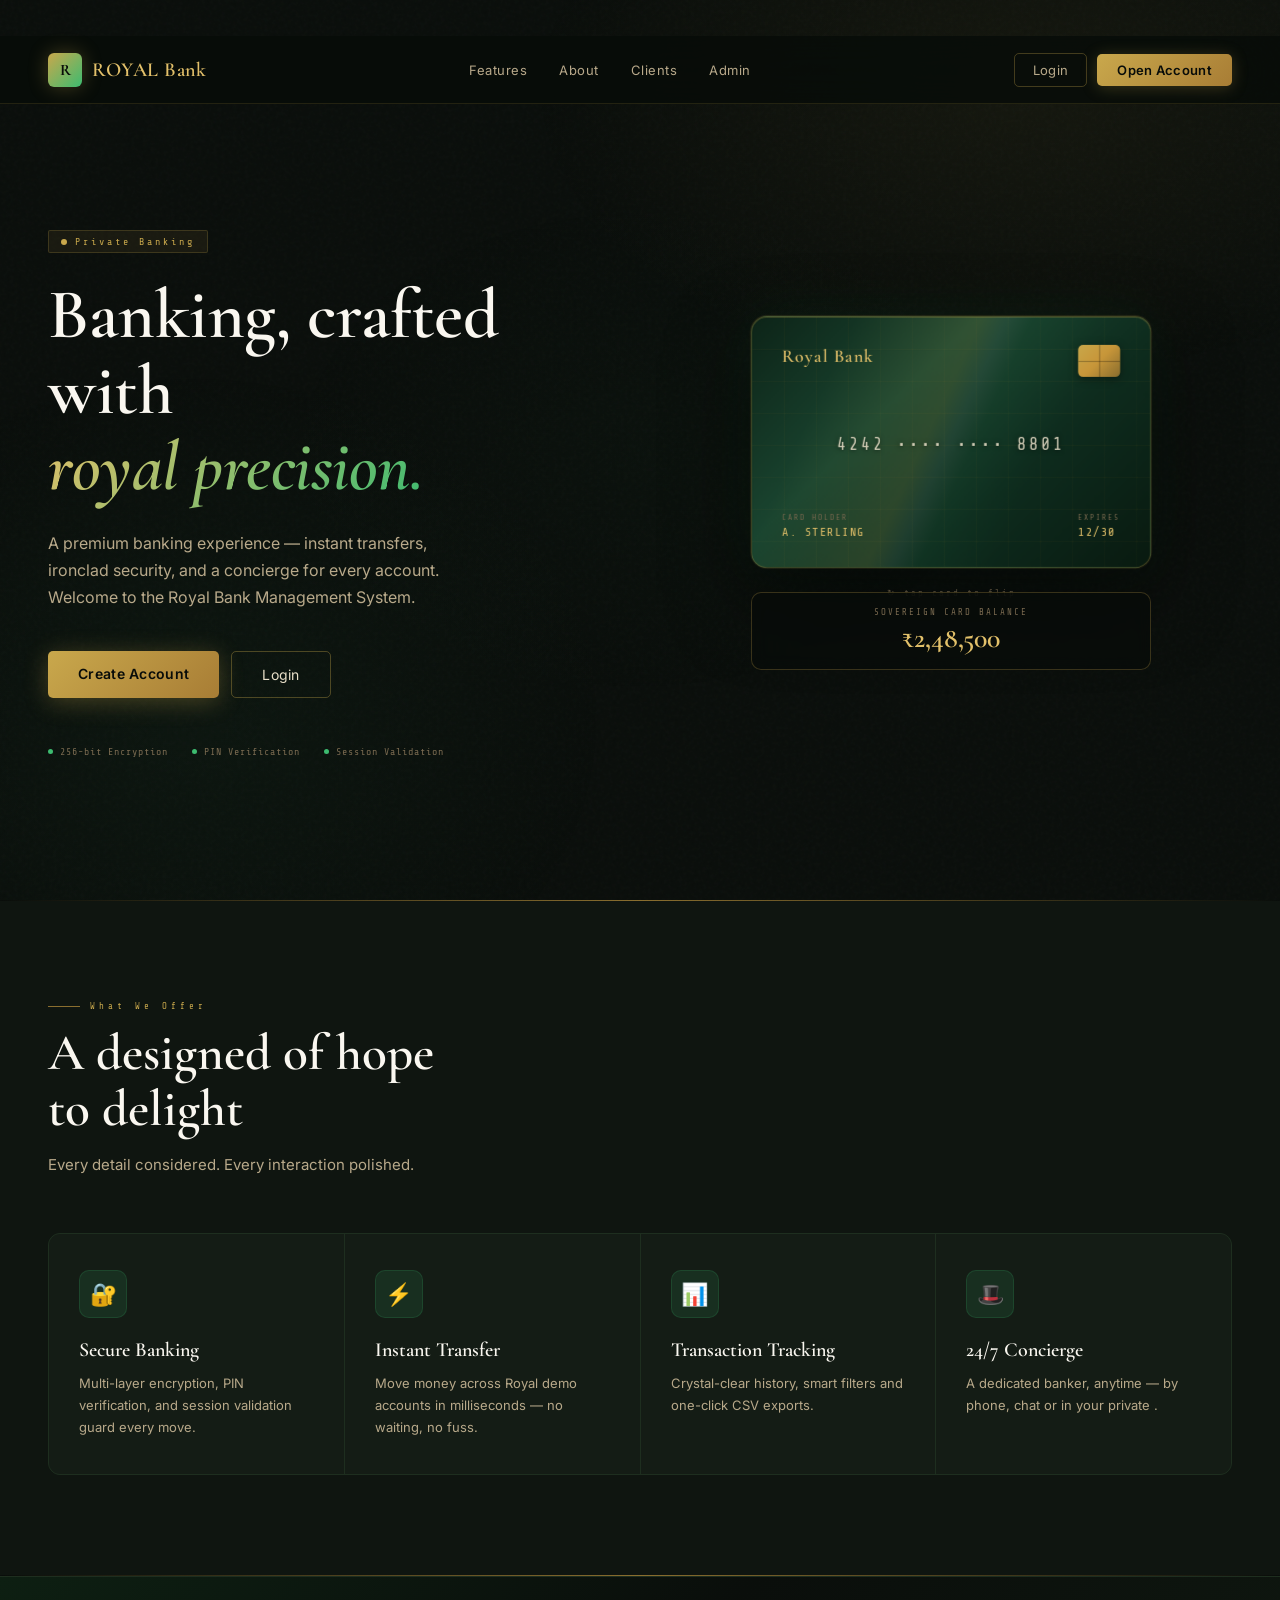
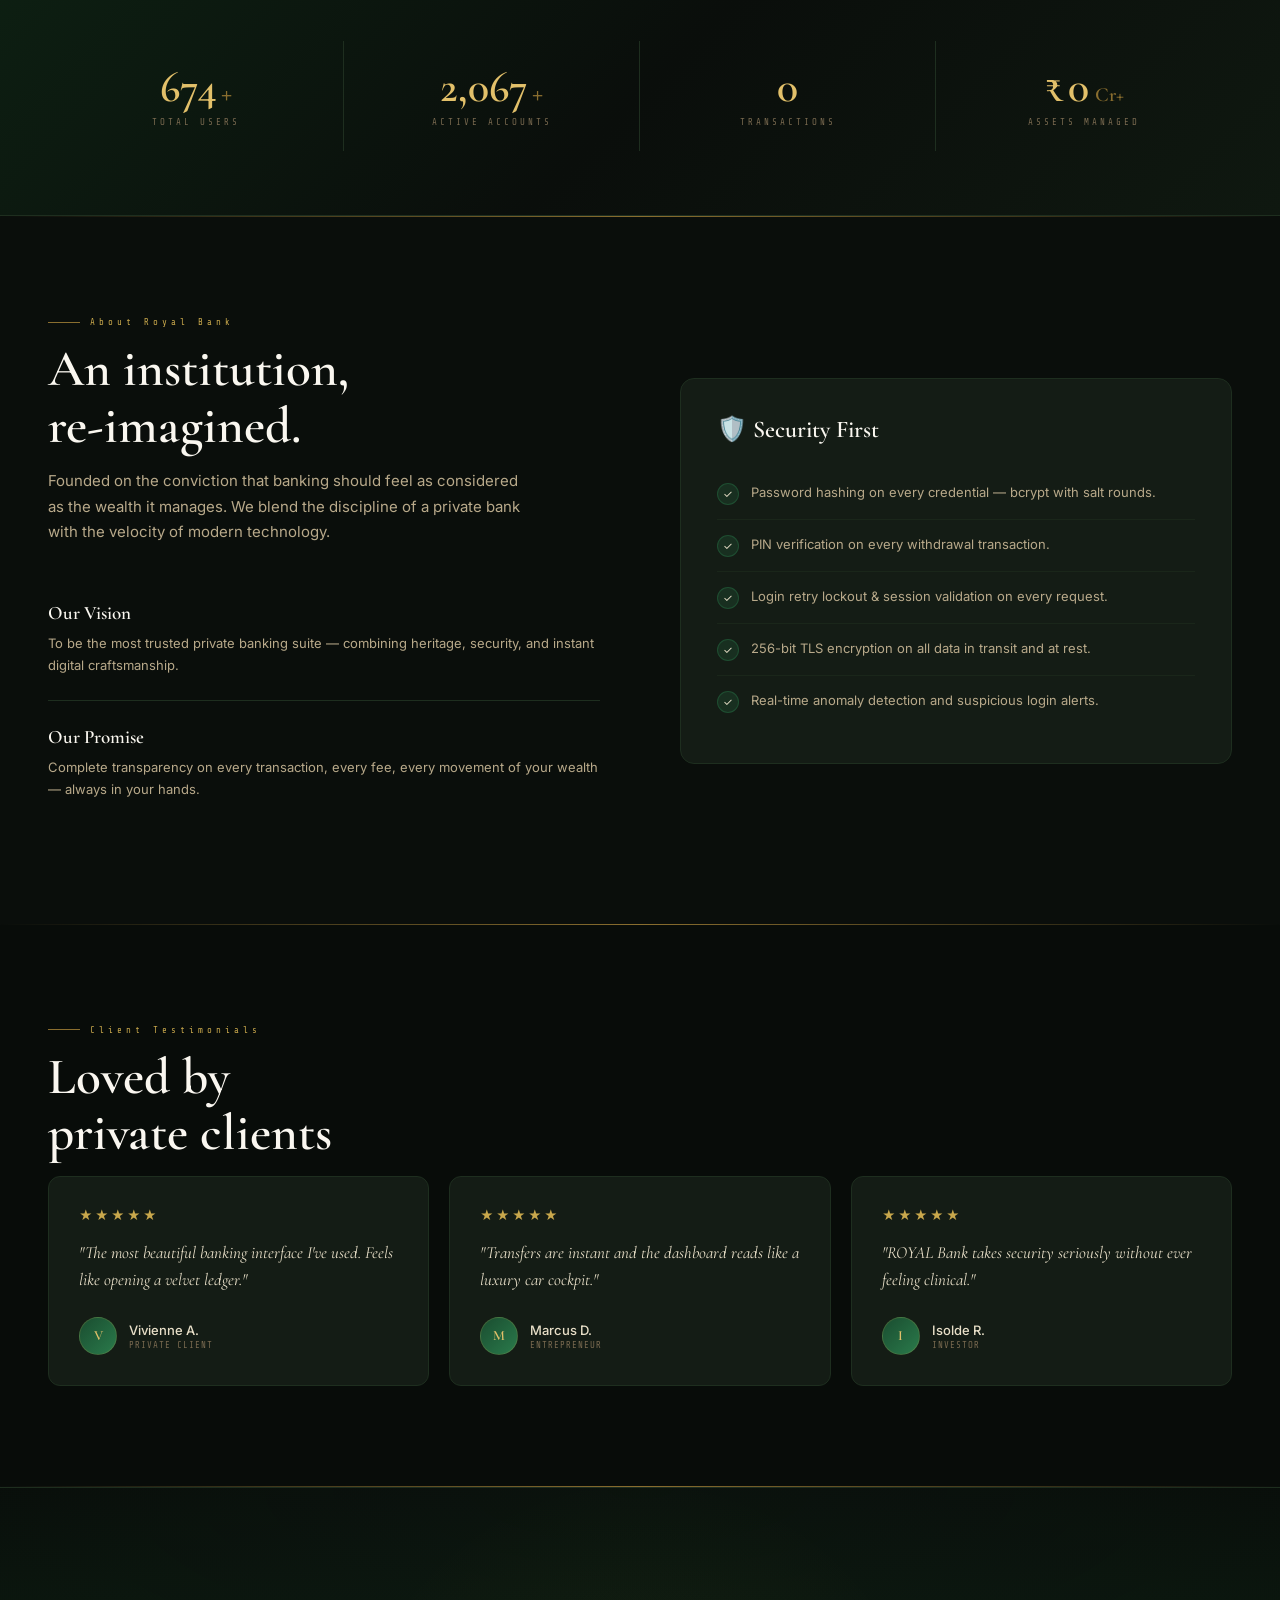
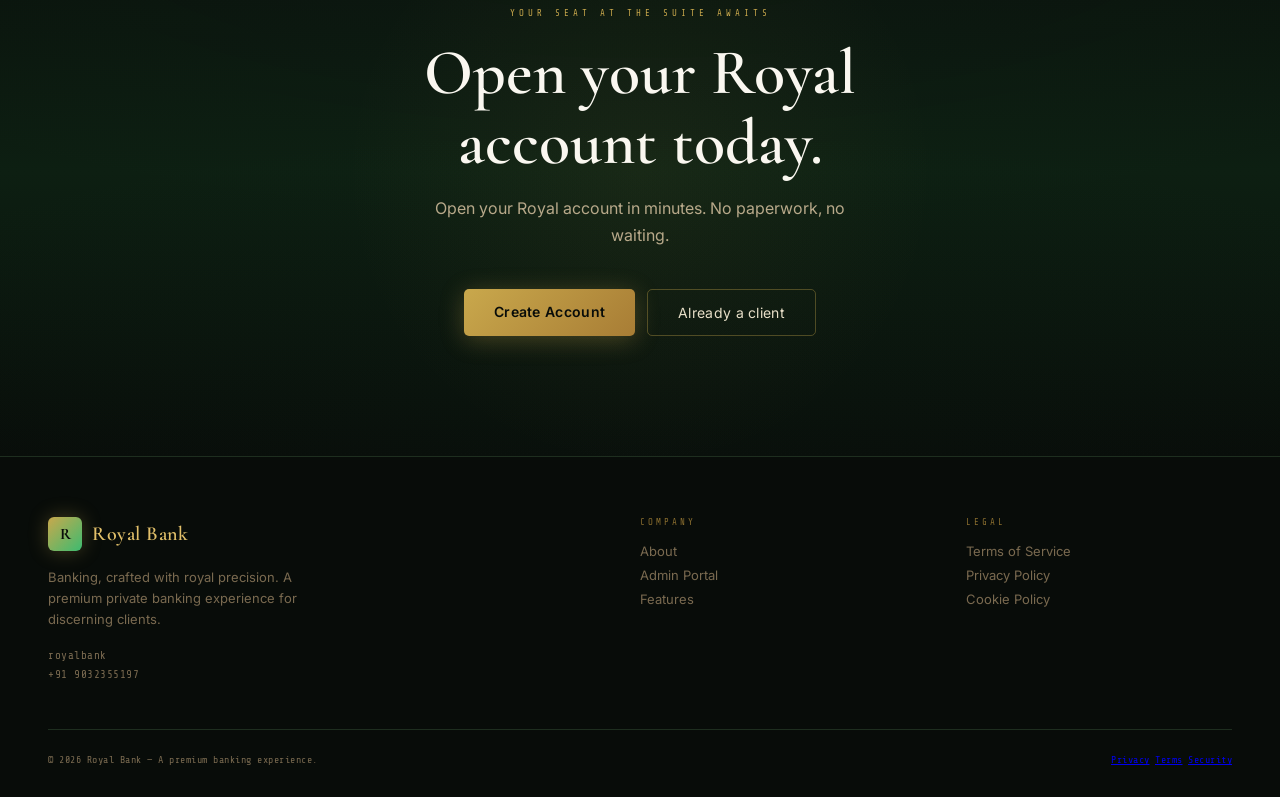
<file: index.html>
<!DOCTYPE html>
<html lang="en">
<head>
<meta charset="UTF-8">
<meta name="viewport" content="width=device-width, initial-scale=1.0">
<title>ROYAL BANK</title>
<link rel="preconnect" href="https://fonts.googleapis.com">
<link href="https://fonts.googleapis.com/css2?family=Cormorant+Garamond:ital,wght@0,400;0,500;0,600;0,700;1,400;1,600&family=Inter:wght@300;400;500;600&family=Share+Tech+Mono&display=swap" rel="stylesheet">
<style>
/* ── RESET ─────────────────────────────────────── */
*,*::before,*::after{box-sizing:border-box;margin:0;padding:0}
html{scroll-behavior:smooth;font-size:16px}
body{background:#0a0e0b;color:#e8dfc8;font-family:'Inter',sans-serif;overflow-x:hidden;min-height:100vh}

/* ── DESIGN TOKENS ─────────────────────────────── */
:root{
  /* Background layers */
  --ink:#080c09;
  --deep:#0a0e0b;
  --surface:#0f1510;
  --panel:#141c15;
  --rim:#1e2e1f;
  --rim2:#263328;

  /* Gold palette */
  --gold:#c9a84c;
  --gold-bright:#e2c06a;
  --gold-dim:#8a6e2f;
  --gold-pale:#f5e9c8;
  --gold-glow:rgba(201,168,76,.15);
  --gold-glow2:rgba(201,168,76,.08);

  /* Emerald palette */
  --emerald:#2a7a4b;
  --emerald-bright:#3dbb70;
  --emerald-dim:#1a4d30;
  --emerald-glow:rgba(42,122,75,.18);
  --emerald-pale:rgba(61,187,112,.12);

  /* Text */
  --cream:#e8dfc8;
  --cream2:#b8a98a;
  --cream3:#7a6a50;
  --white:#faf7f0;

  /* Typography */
  --serif:'Cormorant Garamond',serif;
  --sans:'Inter',sans-serif;
  --mono:'Share Tech Mono',monospace;
}

/* ── NOISE TEXTURE OVERLAY ─────────────────────── */
body::before{
  content:'';position:fixed;inset:0;z-index:0;pointer-events:none;
  background-image:url("data:image/svg+xml,%3Csvg viewBox='0 0 256 256' xmlns='http://www.w3.org/2000/svg'%3E%3Cfilter id='n'%3E%3CfeTurbulence type='fractalNoise' baseFrequency='0.9' numOctaves='4' stitchTiles='stitch'/%3E%3C/filter%3E%3Crect width='100%25' height='100%25' filter='url(%23n)' opacity='0.04'/%3E%3C/svg%3E");
  opacity:.6;
}

/* ── AMBIENT GLOW ──────────────────────────────── */
.ambient{position:fixed;inset:0;z-index:0;pointer-events:none;
  background:
    radial-gradient(ellipse 60% 50% at 80% 10%, rgba(201,168,76,.06) 0%, transparent 65%),
    radial-gradient(ellipse 50% 60% at 15% 80%, rgba(42,122,75,.07) 0%, transparent 65%),
    radial-gradient(ellipse 40% 40% at 50% 50%, rgba(42,122,75,.03) 0%, transparent 70%);
}

/* ── DEMO BANNER ───────────────────────────────── */
.demo-banner{
  position:fixed;top:0;left:0;right:0;z-index:300;
  height:36px;display:flex;align-items:center;justify-content:center;gap:8px;
  background:repeating-linear-gradient(135deg,#3a2f0a,#3a2f0a 10px,#2c2408 10px,#2c2408 20px);
  color:var(--gold-pale);font-family:var(--mono);font-size:11px;letter-spacing:1px;
  border-bottom:1px solid rgba(201,168,76,.4);
  text-align:center;padding:0 16px;
}
.demo-banner b{color:var(--white)}

/* ── NAV ───────────────────────────────────────── */
nav{
  position:fixed;top:36px;left:0;right:0;z-index:200;
  height:68px;
  display:flex;align-items:center;justify-content:space-between;
  padding:0 48px;
  background:rgba(8,12,9,.85);
  -webkit-backdrop-filter: blur(24px);
  backdrop-filter: blur(24px);
  border-bottom:1px solid rgba(201,168,76,.14);
}

.nav-brand{
  display:flex;align-items:center;gap:10px;text-decoration:none;
}
.nav-logo{
  width:34px;height:34px;
  background:linear-gradient(135deg,var(--gold),var(--emerald-bright));
  border-radius:6px;
  display:flex;align-items:center;justify-content:center;
  font-family:var(--serif);font-size:16px;font-weight:700;color:#080c09;
  box-shadow:0 0 20px rgba(201,168,76,.3);
  flex-shrink:0;
}
.nav-brand-text{
  font-family:var(--serif);font-size:20px;font-weight:600;
  color:var(--gold-bright);letter-spacing:.5px;
  line-height:1;
}

.nav-links{
  display:flex;align-items:center;gap:32px;
}
.nav-links a{
  font-size:13px;color:var(--cream2);text-decoration:none;letter-spacing:.5px;
  transition:.2s;position:relative;
}
.nav-links a::after{
  content:'';position:absolute;bottom:-4px;left:0;right:0;height:1px;
  background:var(--gold);transform:scaleX(0);transition:.2s;
}
.nav-links a:hover{color:var(--gold-bright)}
.nav-links a:hover::after{transform:scaleX(1)}

.nav-actions{display:flex;align-items:center;gap:10px}
.btn-ghost{
  padding:8px 18px;border-radius:5px;
  background:transparent;border:1px solid rgba(201,168,76,.3);
  color:var(--cream2);font-size:13px;cursor:pointer;
  transition:.2s;text-decoration:none;display:inline-block;
  letter-spacing:.3px;
}
.btn-ghost:hover{border-color:var(--gold);color:var(--gold-bright);background:var(--gold-glow)}
.btn-gold{
  padding:8px 20px;border-radius:5px;
  background:linear-gradient(135deg,var(--gold),#a87d35);
  color:#080c09;font-size:13px;font-weight:600;cursor:pointer;
  border:none;transition:.2s;text-decoration:none;display:inline-block;
  letter-spacing:.3px;
  box-shadow:0 2px 16px rgba(201,168,76,.25);
}
.btn-gold:hover{transform:translateY(-1px);box-shadow:0 6px 24px rgba(201,168,76,.4)}

/* ── HERO ──────────────────────────────────────── */
.hero{
  position:relative;z-index:1;
  min-height:100vh;
  display:grid;
  grid-template-columns:1fr 1fr;
  align-items:center;
  gap:60px;
  max-width:1280px;margin:0 auto;
  padding:166px 48px 80px;
}

.hero-left{position:relative}

.hero-eyebrow{
  display:inline-flex;align-items:center;gap:8px;
  font-family:var(--mono);font-size:10px;letter-spacing:3px;color:var(--gold);
  margin-bottom:24px;
  padding:5px 12px;border:1px solid rgba(201,168,76,.2);border-radius:2px;
  background:var(--gold-glow2);
}
.hero-eyebrow::before{content:'';width:6px;height:6px;border-radius:50%;background:var(--gold);animation:blink 2s ease-in-out infinite}
@keyframes blink{0%,100%{opacity:1}50%{opacity:.3}}

.hero h1{
  font-family:var(--serif);
  font-size:clamp(42px,5.5vw,76px);
  font-weight:600;line-height:1.08;
  letter-spacing:-.5px;
  color:var(--white);
  margin-bottom:24px;
}
.hero h1 em{
  font-style:italic;
  background:linear-gradient(135deg,var(--gold-bright),var(--emerald-bright));
  -webkit-background-clip:text;-webkit-text-fill-color:transparent;
  background-clip:text;
}

.hero-sub{
  font-size:16px;color:var(--cream2);line-height:1.7;
  max-width:440px;margin-bottom:40px;
}

.hero-btns{display:flex;gap:12px;flex-wrap:wrap;margin-bottom:48px}
.btn-primary{
  padding:14px 30px;border-radius:5px;
  background:linear-gradient(135deg,var(--gold),#a87d35);
  color:#080c09;font-weight:600;font-size:14px;
  border:none;cursor:pointer;letter-spacing:.3px;
  transition:.25s;text-decoration:none;display:inline-block;
  box-shadow:0 4px 24px rgba(201,168,76,.3);
}
.btn-primary:hover{transform:translateY(-2px);box-shadow:0 8px 32px rgba(201,168,76,.45)}
.btn-secondary{
  padding:14px 30px;border-radius:5px;
  background:transparent;border:1px solid rgba(201,168,76,.35);
  color:var(--cream);font-size:14px;cursor:pointer;
  transition:.25s;text-decoration:none;display:inline-block;
  letter-spacing:.3px;
}
.btn-secondary:hover{background:var(--gold-glow);border-color:var(--gold);transform:translateY(-2px)}

.hero-trust{
  display:flex;gap:24px;flex-wrap:wrap;
}
.trust-chip{
  display:flex;align-items:center;gap:7px;
  font-family:var(--mono);font-size:10px;letter-spacing:1px;
  color:var(--cream3);
}
.trust-chip .dot{width:5px;height:5px;border-radius:50%;background:var(--emerald-bright);flex-shrink:0}

/* ── BANK CARD ─────────────────────────────────── */
.hero-right{
  display:flex;flex-direction:column;align-items:center;justify-content:center;
  gap:24px;position:relative;
}

.card-scene{
  perspective:1400px;
  width:100%;max-width:400px;
}

.bank-card{
  width:100%;aspect-ratio:1.586/1;
  position:relative;
  transform-style:preserve-3d;
  animation:cardFloat 6s ease-in-out infinite;
  cursor:pointer;
  transition:transform .7s cubic-bezier(.23,1,.32,1);
}
.bank-card.flipped{animation-play-state:paused}

.bank-card:hover{animation-play-state:paused}

@keyframes cardFloat{
  0%,100%{transform:rotateY(-4deg) rotateX(3deg) translateY(0)}
  33%{transform:rotateY(4deg) rotateX(-2deg) translateY(-12px)}
  66%{transform:rotateY(-2deg) rotateX(4deg) translateY(-6px)}
}

.card-face{
  position:absolute;inset:0;border-radius:16px;
  padding:28px 30px;
  display:flex;flex-direction:column;justify-content:space-between;
  overflow:hidden;
  backface-visibility:hidden;
}
.card-face.front{transform:rotateY(0deg) translateZ(1px)}
.card-face.back{transform:rotateY(180deg)}

.card-tap-hint{
  position:absolute;bottom:-30px;left:0;right:0;text-align:center;
  font-family:var(--mono);font-size:9px;letter-spacing:2px;color:var(--cream3);
  opacity:.7;pointer-events:none;
}

/* Front face: Emerald base with gold shimmer */
.card-face.front{
  background:linear-gradient(135deg,#0d2418 0%,#1a4530 35%,#0e2c1e 65%,#091a10 100%);
  border:1px solid rgba(201,168,76,.3);
  box-shadow:
    0 32px 80px rgba(0,0,0,.6),
    0 0 0 1px rgba(201,168,76,.1),
    inset 0 1px 0 rgba(201,168,76,.2),
    0 0 60px rgba(42,122,75,.15);
}

/* Back face */
.card-face.back{
  background:linear-gradient(135deg,#0e2c1e 0%,#1a4530 50%,#0d2418 100%);
  border:1px solid rgba(201,168,76,.3);
  box-shadow:
    0 32px 80px rgba(0,0,0,.6),
    0 0 0 1px rgba(201,168,76,.1),
    inset 0 1px 0 rgba(201,168,76,.2),
    0 0 60px rgba(42,122,75,.15);
}
.card-stripe{
  width:100%;height:42px;background:repeating-linear-gradient(180deg,#0a0a0a,#0a0a0a 2px,#1a1a1a 2px,#1a1a1a 4px);
  margin:24px -30px 0;
}
.card-signature-row{
  display:flex;align-items:center;gap:10px;margin-top:20px;
}
.card-signature-strip{
  flex:1;height:34px;border-radius:3px;
  background:repeating-linear-gradient(115deg,#e8dfc8,#e8dfc8 3px,#d8cdb0 3px,#d8cdb0 6px);
  position:relative;
}
.card-cvv-box{
  background:#fff;color:#111;font-family:var(--mono);font-size:13px;
  padding:8px 14px;border-radius:3px;letter-spacing:2px;font-style:italic;
}
.card-back-note{
  font-family:var(--mono);font-size:8px;letter-spacing:1px;color:var(--cream3);
  line-height:1.6;margin-top:18px;
}
.card-back-logo{
  font-family:var(--serif);font-size:14px;color:var(--gold-bright);
  text-align:right;letter-spacing:1px;
}

/* Holographic shimmer overlay */
.card-face.front::before{
  content:'';position:absolute;inset:0;border-radius:16px;
  background:linear-gradient(
    115deg,
    transparent 20%,
    rgba(201,168,76,.08) 35%,
    rgba(201,168,76,.14) 45%,
    rgba(255,255,255,.06) 50%,
    rgba(42,122,75,.08) 55%,
    transparent 70%
  );
  animation:shimmer 4s ease-in-out infinite;
}
@keyframes shimmer{
  0%,100%{transform:translateX(-60%) skewX(-10deg)}
  50%{transform:translateX(160%) skewX(-10deg)}
}

/* Circuit lines decoration */
.card-face.front::after{
  content:'';position:absolute;inset:0;border-radius:16px;pointer-events:none;
  background-image:
    linear-gradient(rgba(201,168,76,.05) 1px,transparent 1px),
    linear-gradient(90deg,rgba(201,168,76,.05) 1px,transparent 1px);
  background-size:32px 32px;
}

.card-top{display:flex;align-items:flex-start;justify-content:space-between;position:relative;z-index:1}
.card-bank-name{font-family:var(--serif);font-size:18px;font-weight:600;color:var(--gold-bright);letter-spacing:1px}
.card-chip{
  width:42px;height:32px;border-radius:5px;
  background:linear-gradient(135deg,var(--gold),#c8973a,var(--gold-dim));
  position:relative;overflow:hidden;
  box-shadow:0 2px 8px rgba(0,0,0,.4);
}
.card-chip::before{content:'';position:absolute;top:50%;left:0;right:0;height:1px;background:rgba(0,0,0,.3)}
.card-chip::after{content:'';position:absolute;left:50%;top:0;bottom:0;width:1px;background:rgba(0,0,0,.3)}

.card-number{
  font-family:var(--mono);font-size:17px;letter-spacing:3px;
  color:rgba(232,223,200,.9);position:relative;z-index:1;text-align:center;
  text-shadow:0 1px 4px rgba(0,0,0,.5);
}

.card-bottom{
  display:flex;align-items:flex-end;justify-content:space-between;
  position:relative;z-index:1;
}
.card-holder-label,.card-exp-label{font-family:var(--mono);font-size:8px;letter-spacing:2px;color:var(--cream3);margin-bottom:3px}
.card-holder-name,.card-exp-val{font-family:var(--mono);font-size:12px;letter-spacing:1.5px;color:var(--gold-bright)}

.card-balance-badge{
  background:rgba(8,12,9,.7);-webkit-backdrop-filter:blur(8px);backdrop-filter:blur(8px);
  border:1px solid rgba(201,168,76,.25);border-radius:10px;
  padding:14px 20px;text-align:center;
  width:100%;max-width:400px;
}
.card-balance-label{font-family:var(--mono);font-size:9px;letter-spacing:2px;color:var(--cream3);margin-bottom:4px}
.card-balance-amount{font-family:var(--serif);font-size:28px;font-weight:600;color:var(--gold-bright)}

/* ── SECTION WRAPPER ───────────────────────────── */
.section{position:relative;z-index:1;padding:100px 48px}
.section-inner{max-width:1280px;margin:0 auto}

.section-eyebrow{
  font-family:var(--mono);font-size:9px;letter-spacing:4px;
  color:var(--gold);margin-bottom:14px;
  display:flex;align-items:center;gap:10px;
}
.section-eyebrow::before{content:'';display:block;width:32px;height:1px;background:var(--gold-dim)}

.section-title{
  font-family:var(--serif);font-size:clamp(32px,4vw,52px);
  font-weight:600;color:var(--white);line-height:1.1;
  margin-bottom:14px;
}
.section-sub{
  font-size:15px;color:var(--cream2);line-height:1.7;
  max-width:480px;margin-bottom:56px;
}

/* ── DIVIDER ───────────────────────────────────── */
.gold-divider{
  height:1px;width:100%;
  background:linear-gradient(90deg,transparent,var(--gold-dim),transparent);
  position:relative;z-index:1;
  margin:0;
}

/* ── FEATURES GRID ─────────────────────────────── */
#features{background:var(--surface)}

.features-grid{
  display:grid;
  grid-template-columns:repeat(auto-fit,minmax(240px,1fr));
  gap:1px;
  border:1px solid var(--rim);
  border-radius:12px;
  overflow:hidden;
  background:var(--rim);
}

.feature-card{
  background:var(--panel);
  padding:36px 30px;
  position:relative;overflow:hidden;
  transition:.3s;
}
.feature-card::before{
  content:'';position:absolute;inset:0;
  background:linear-gradient(135deg,var(--gold-glow2),transparent);
  opacity:0;transition:.3s;
}
.feature-card:hover{background:#161e17}
.feature-card:hover::before{opacity:1}

.feature-icon{
  width:48px;height:48px;border-radius:10px;
  background:var(--emerald-pale);
  border:1px solid rgba(42,122,75,.3);
  display:flex;align-items:center;justify-content:center;
  font-size:22px;margin-bottom:20px;
  transition:.3s;
  position:relative;z-index:1;
}
.feature-card:hover .feature-icon{background:var(--gold-glow);border-color:rgba(201,168,76,.3)}

.feature-title{
  font-family:var(--serif);font-size:20px;font-weight:600;
  color:var(--white);margin-bottom:10px;
  position:relative;z-index:1;
}
.feature-desc{
  font-size:13px;color:var(--cream2);line-height:1.7;
  position:relative;z-index:1;
}

/* ── STATS BAR ─────────────────────────────────── */
.stats-section{
  position:relative;z-index:1;
  background:linear-gradient(135deg,#0d1f12 0%,#0a0e0b 50%,#0f1810 100%);
  border-top:1px solid var(--rim);border-bottom:1px solid var(--rim);
  padding:64px 48px;
}
.stats-grid{
  max-width:1280px;margin:0 auto;
  display:grid;grid-template-columns:repeat(4,1fr);
  gap:0;
}
.stat-cell{
  text-align:center;
  padding:24px 20px;
  border-right:1px solid var(--rim);
  position:relative;
}
.stat-cell:last-child{border-right:none}
.stat-num{
  font-family:var(--serif);font-size:44px;font-weight:600;
  color:var(--gold-bright);line-height:1;margin-bottom:8px;
  display:flex;align-items:baseline;justify-content:center;gap:4px;
}
.stat-num .plus{font-size:28px;color:var(--gold-dim)}
.stat-num .cr{font-size:20px;color:var(--gold-dim);margin-left:2px}
.stat-label{font-family:var(--mono);font-size:9px;letter-spacing:3px;color:var(--cream3)}

/* ── ABOUT ─────────────────────────────────────── */
.about-grid{
  display:grid;grid-template-columns:1fr 1fr;
  gap:80px;align-items:center;
}
.about-content .section-sub{margin-bottom:32px}

.about-pillars{display:flex;flex-direction:column;gap:0}
.pillar{
  padding:24px 0;border-bottom:1px solid var(--rim);
  display:flex;flex-direction:column;gap:8px;
}
.pillar:last-child{border-bottom:none}
.pillar-title{
  font-family:var(--serif);font-size:19px;font-weight:600;color:var(--white);
}
.pillar-desc{font-size:13px;color:var(--cream2);line-height:1.7}

.security-card{
  background:var(--panel);border:1px solid var(--rim);border-radius:14px;
  padding:36px;position:relative;overflow:hidden;
}
.security-card::before{
  content:'';position:absolute;top:-1px;left:20px;right:20px;height:1px;
  background:linear-gradient(90deg,transparent,var(--gold),transparent);
}
.security-title{
  font-family:var(--serif);font-size:24px;font-weight:600;color:var(--white);
  margin-bottom:24px;display:flex;align-items:center;gap:10px;
}
.security-item{
  display:flex;align-items:flex-start;gap:12px;padding:14px 0;
  border-bottom:1px solid rgba(30,46,31,.6);
}
.security-item:last-child{border-bottom:none}
.sec-check{
  width:22px;height:22px;border-radius:50%;
  background:var(--emerald-pale);border:1px solid rgba(42,122,75,.4);
  display:flex;align-items:center;justify-content:center;
  font-size:11px;flex-shrink:0;margin-top:1px;
}
.sec-text{font-size:13px;color:var(--cream2);line-height:1.6}

/* ── REVIEWS ───────────────────────────────────── */
#reviews{background:var(--ink)}

.reviews-grid{
  display:grid;grid-template-columns:repeat(3,1fr);gap:20px;
}
.review-card{
  background:var(--panel);
  border:1px solid var(--rim);border-radius:12px;
  padding:30px;position:relative;overflow:hidden;
  transition:.3s;
}
.review-card::before{
  content:'';position:absolute;top:-1px;left:0;right:0;height:1px;
  background:linear-gradient(90deg,transparent,var(--gold-dim),transparent);
  opacity:0;transition:.3s;
}
.review-card:hover{border-color:rgba(201,168,76,.25);transform:translateY(-4px);box-shadow:0 20px 60px rgba(0,0,0,.4)}
.review-card:hover::before{opacity:1}

.stars{
  display:flex;gap:3px;margin-bottom:16px;
  color:var(--gold);font-size:13px;letter-spacing:2px;
}
.review-quote{
  font-family:var(--serif);font-size:17px;font-style:italic;
  color:var(--cream);line-height:1.6;margin-bottom:24px;
}
.review-author{display:flex;align-items:center;gap:12px}
.author-avatar{
  width:38px;height:38px;border-radius:50%;
  background:linear-gradient(135deg,var(--emerald-dim),var(--emerald));
  border:1px solid rgba(201,168,76,.2);
  display:flex;align-items:center;justify-content:center;
  font-family:var(--serif);font-size:14px;font-weight:600;color:var(--gold-bright);
}
.author-name{font-size:13px;font-weight:500;color:var(--cream);margin-bottom:2px}
.author-role{font-family:var(--mono);font-size:9px;letter-spacing:1px;color:var(--cream3)}

/* ── CTA ───────────────────────────────────────── */
.cta-section{
  position:relative;z-index:1;
  padding:120px 48px;
  text-align:center;
  background:linear-gradient(180deg,var(--ink) 0%,#0d1f12 50%,var(--ink) 100%);
  border-top:1px solid var(--rim);
  overflow:hidden;
}
.cta-section::before{
  content:'';position:absolute;top:50%;left:50%;
  transform:translate(-50%,-50%);
  width:600px;height:600px;border-radius:50%;
  background:radial-gradient(circle,rgba(201,168,76,.06) 0%,transparent 70%);
  pointer-events:none;
}
.cta-section::after{
  content:'';position:absolute;inset:0;pointer-events:none;
  background:
    radial-gradient(ellipse 80% 60% at 50% 0%,rgba(42,122,75,.06),transparent),
    radial-gradient(ellipse 80% 60% at 50% 100%,rgba(42,122,75,.04),transparent);
}

.cta-inner{position:relative;z-index:1}
.cta-eyebrow{
  font-family:var(--mono);font-size:9px;letter-spacing:4px;
  color:var(--gold);margin-bottom:20px;
}
.cta-title{
  font-family:var(--serif);font-size:clamp(36px,5vw,64px);
  font-weight:600;color:var(--white);line-height:1.1;margin-bottom:16px;
}
.cta-sub{
  font-size:16px;color:var(--cream2);margin-bottom:40px;line-height:1.7;
  max-width:460px;margin-left:auto;margin-right:auto;
}
.cta-btns{display:flex;gap:12px;justify-content:center;flex-wrap:wrap}

/* ── FOOTER ────────────────────────────────────── */
footer{
  position:relative;z-index:1;
  background:var(--ink);
  border-top:1px solid var(--rim);
  padding:60px 48px 32px;
}
.footer-inner{max-width:1280px;margin:0 auto}
.footer-top{
  display:grid;grid-template-columns:2fr 1fr 1fr;
  gap:60px;margin-bottom:48px;
}
.footer-brand{display:flex;align-items:center;gap:10px;margin-bottom:16px}
.footer-tagline{font-size:13px;color:var(--cream3);line-height:1.6;max-width:280px;margin-bottom:20px}
.footer-contact{display:flex;flex-direction:column;gap:6px}
.footer-contact a{font-family:var(--mono);font-size:11px;color:var(--cream3);text-decoration:none;transition:.2s;letter-spacing:.5px}
.footer-contact a:hover{color:var(--gold)}
.footer-col-title{
  font-family:var(--mono);font-size:9px;letter-spacing:3px;
  color:var(--gold-dim);margin-bottom:16px;
}
.footer-links{display:flex;flex-direction:column;gap:8px}
.footer-links a{font-size:13px;color:var(--cream3);text-decoration:none;transition:.2s}
.footer-links a:hover{color:var(--cream)}
.footer-bottom{
  border-top:1px solid var(--rim);padding-top:24px;
  display:flex;align-items:center;justify-content:space-between;
  flex-wrap:wrap;gap:12px;
}
.footer-copy{font-family:var(--mono);font-size:10px;color:var(--cream3);letter-spacing:.5px}

/* ── MODAL ─────────────────────────────────────── */
.modal-overlay{
  display:none;position:fixed;inset:0;z-index:400;
  background:rgba(5,8,6,.85);-webkit-backdrop-filter:blur(12px);backdrop-filter:blur(12px);
  align-items:center;justify-content:center;padding:20px;
}
.modal-overlay.open{display:flex}
.modal{
  background:var(--panel);border:1px solid var(--rim);border-radius:16px;
  max-width:440px;width:100%;padding:36px;position:relative;
  animation:modalIn .25s ease;
  box-shadow:0 40px 100px rgba(0,0,0,.7),0 0 0 1px rgba(201,168,76,.1);
}
.modal::before{
  content:'';position:absolute;top:-1px;left:20px;right:20px;height:1px;
  background:linear-gradient(90deg,transparent,var(--gold),transparent);
}
@keyframes modalIn{from{opacity:0;transform:translateY(16px) scale(.97)}to{opacity:1;transform:none}}
.modal-close{
  position:absolute;top:16px;right:16px;
  background:var(--rim);border:1px solid var(--rim2);color:var(--cream3);
  width:30px;height:30px;border-radius:6px;cursor:pointer;font-size:14px;
  display:flex;align-items:center;justify-content:center;transition:.2s;
}
.modal-close:hover{color:var(--gold);border-color:rgba(201,168,76,.3)}
.modal-title{font-family:var(--serif);font-size:26px;font-weight:600;color:var(--white);margin-bottom:6px}
.modal-sub{font-size:13px;color:var(--cream2);margin-bottom:28px}
.form-group{margin-bottom:18px}
.form-label{font-family:var(--mono);font-size:10px;letter-spacing:2px;color:var(--cream3);display:block;margin-bottom:7px}
.form-input{
  width:100%;background:var(--surface);border:1px solid var(--rim);
  border-radius:6px;padding:11px 14px;
  color:var(--cream);font-size:14px;outline:none;transition:.2s;
  font-family:var(--sans);
}
.form-input:focus{border-color:rgba(201,168,76,.4);box-shadow:0 0 0 3px rgba(201,168,76,.08)}
.form-input::placeholder{color:var(--cream3)}
.form-input.pin-input{letter-spacing:6px;font-size:18px}
.form-btn{
  width:100%;padding:13px;border-radius:6px;
  background:linear-gradient(135deg,var(--gold),#a87d35);
  color:#080c09;font-weight:600;font-size:14px;
  border:none;cursor:pointer;letter-spacing:.3px;
  transition:.2s;margin-top:8px;
}
.form-btn:hover{box-shadow:0 6px 24px rgba(201,168,76,.4);transform:translateY(-1px)}
.form-footer{text-align:center;margin-top:16px;font-size:12px;color:var(--cream3)}
.form-footer a{color:var(--gold);text-decoration:none}
.form-footer a:hover{text-decoration:underline}

/* ── TOAST ─────────────────────────────────────── */
.toast{
  position:fixed;bottom:28px;right:28px;z-index:500;
  padding:14px 22px;border-radius:8px;
  background:var(--panel);border:1px solid rgba(201,168,76,.3);
  color:var(--cream);font-size:13px;
  box-shadow:0 8px 40px rgba(0,0,0,.5);
  transform:translateY(20px);opacity:0;transition:.3s;pointer-events:none;
  display:flex;align-items:center;gap:10px;
}
.toast-icon{color:var(--gold);font-size:16px}
.toast.show{transform:translateY(0);opacity:1}

/* ── SCROLL REVEAL ─────────────────────────────── */
.reveal{opacity:0;transform:translateY(24px);transition:.7s ease}
.reveal.visible{opacity:1;transform:translateY(0)}

/* ── RESPONSIVE ────────────────────────────────── */
@media(max-width:1024px){
  .hero{grid-template-columns:1fr;gap:60px;text-align:center}
  .hero-sub{margin-left:auto;margin-right:auto}
  .hero-btns,.hero-trust{justify-content:center}
  .about-grid{grid-template-columns:1fr}
  .stats-grid{grid-template-columns:repeat(2,1fr)}
  .reviews-grid{grid-template-columns:1fr;max-width:500px;margin:0 auto}
  .footer-top{grid-template-columns:1fr 1fr}
}
@media(max-width:768px){
  nav{padding:0 20px}
  .nav-links{display:none}
  .section{padding:72px 20px}
  .stats-section{padding:52px 20px}
  .stats-grid{grid-template-columns:1fr 1fr}
  .footer-top{grid-template-columns:1fr}
  footer{padding:48px 20px 24px}
  .hero{padding:146px 20px 60px;gap:40px}
  .cta-section{padding:80px 20px}
  .features-grid{grid-template-columns:1fr}
}
</style>
</head>
<body>


<div class="ambient"></div>

<!-- NAV -->
<nav>
  <a class="nav-brand" href="#">
    <div class="nav-logo">R</div>
    <span class="nav-brand-text">ROYAL Bank</span>
  </a>
  <div class="nav-links">
    <a href="#features">Features</a>
    <a href="#about">About</a>
    <a href="#reviews">Clients</a>
    <a href="admin.html">Admin</a>
  </div>
  <div class="nav-actions">
    <a class="btn-ghost" href="#" onclick="openModal('login');return false">Login</a>
    <a class="btn-gold" href="#" onclick="openModal('register');return false">Open Account</a>
  </div>
</nav>

<!-- HERO -->
<section class="hero">
  <div class="hero-left reveal">
    <div class="hero-eyebrow">Private Banking</div>
    <h1>Banking, crafted with<br><em>royal precision.</em></h1>
    <p class="hero-sub">A premium banking experience — instant transfers, ironclad security, and a concierge for every account. Welcome to the Royal Bank Management System.</p>
    <div class="hero-btns">
      <a class="btn-primary" href="#" onclick="openModal('register');return false">Create Account</a>
      <a class="btn-secondary" href="#" onclick="openModal('login');return false">Login </a>
    </div>
    <div class="hero-trust">
      <div class="trust-chip"><span class="dot"></span>256-bit Encryption</div>
      <div class="trust-chip"><span class="dot"></span>PIN Verification</div>
      <div class="trust-chip"><span class="dot"></span>Session Validation</div>
    </div>
  </div>

  <div class="hero-right reveal">
    <div class="card-scene">
      <div class="bank-card" id="bankCard" onclick="flipCard()">
        <div class="card-face front">
          <div class="card-top">
            <div class="card-bank-name">Royal Bank</div>
            <div class="card-chip"></div>
          </div>
          <div class="card-number">4242 •••• •••• 8801</div>
          <div class="card-bottom">
            <div>
              <div class="card-holder-label">CARD HOLDER</div>
              <div class="card-holder-name">A. STERLING</div>
            </div>
            <div>
              <div class="card-holder-label card-holder-label-right">EXPIRES</div>
              <div class="card-holder-name">12/30</div>
            </div>
          </div>
        </div>
        <div class="card-face back">
          <div class="card-stripe"></div>
          <div class="card-signature-row">
            <div class="card-signature-strip"></div>
            <div class="card-cvv-box">042</div>
          </div>
          <div class="card-back-note">This is a demo card for the Royal Bank UI mockup.<br>Not a real payment instrument — no funds, no issuer.</div>
          <div class="card-back-logo">Royal Bank</div>
        </div>
      </div>
      <div class="card-tap-hint">↻ tap card to flip</div>
    </div>
    <div class="card-balance-badge reveal">
      <div class="card-balance-label">SOVEREIGN CARD BALANCE</div>
      <div class="card-balance-amount" id="balanceDisplay">₹2,48,500</div>
    </div>
  </div>
</section>

<div class="gold-divider"></div>

<!-- FEATURES -->
<section class="section" id="features">
  <div class="section-inner">
    <div class="section-eyebrow">What We Offer</div>
    <div class="section-title">A  designed of hope<br>to delight</div>
    <p class="section-sub">Every detail considered. Every interaction polished.</p>

    <div class="features-grid">
      <div class="feature-card reveal">
        <div class="feature-icon">🔐</div>
        <div class="feature-title">Secure Banking</div>
        <p class="feature-desc">Multi-layer encryption, PIN verification, and session validation guard every move.</p>
      </div>
      <div class="feature-card reveal">
        <div class="feature-icon">⚡</div>
        <div class="feature-title">Instant Transfer</div>
        <p class="feature-desc">Move money across Royal demo accounts in milliseconds — no waiting, no fuss.</p>
      </div>
      <div class="feature-card reveal">
        <div class="feature-icon">📊</div>
        <div class="feature-title">Transaction Tracking</div>
        <p class="feature-desc">Crystal-clear history, smart filters and one-click CSV exports.</p>
      </div>
      <div class="feature-card reveal">
        <div class="feature-icon">🎩</div>
        <div class="feature-title">24/7 Concierge</div>
        <p class="feature-desc">A dedicated banker, anytime — by phone, chat or in your private .</p>
      </div>
    </div>
  </div>
</section>

<div class="gold-divider"></div>

<!-- STATS -->
<div class="stats-section">
  <div class="stats-grid">
    <div class="stat-cell reveal">
      <div class="stat-num"><span id="statUsers">0</span><span class="plus">+</span></div>
      <div class="stat-label">TOTAL USERS</div>
    </div>
    <div class="stat-cell reveal">
      <div class="stat-num"><span id="statAccounts">0</span><span class="plus">+</span></div>
      <div class="stat-label">ACTIVE ACCOUNTS</div>
    </div>
    <div class="stat-cell reveal">
      <div class="stat-num"><span id="statTx">0</span></div>
      <div class="stat-label">TRANSACTIONS</div>
    </div>
    <div class="stat-cell reveal">
      <div class="stat-num">₹<span id="statAssets">0</span><span class="cr">Cr+</span></div>
      <div class="stat-label">ASSETS MANAGED</div>
    </div>
  </div>
</div>

<div class="gold-divider"></div>

<!-- ABOUT -->
<section class="section" id="about">
  <div class="section-inner">
    <div class="about-grid">
      <div class="about-content reveal">
        <div class="section-eyebrow">About Royal Bank</div>
        <div class="section-title">An institution,<br>re-imagined.</div>
        <p class="section-sub">Founded on the conviction that banking should feel as considered as the wealth it manages. We blend the discipline of a private bank with the velocity of modern technology.</p>

        <div class="about-pillars">
          <div class="pillar">
            <div class="pillar-title">Our Vision</div>
            <p class="pillar-desc">To be the most trusted private banking suite — combining heritage, security, and instant digital craftsmanship.</p>
          </div>
          <div class="pillar">
            <div class="pillar-title">Our Promise</div>
            <p class="pillar-desc">Complete transparency on every transaction, every fee, every movement of your wealth — always in your hands.</p>
          </div>
        </div>
      </div>

      <div class="reveal">
        <div class="security-card">
          <div class="security-title">🛡️ Security First</div>
          <div class="security-item">
            <div class="sec-check">✓</div>
            <div class="sec-text">Password hashing on every credential — bcrypt with salt rounds.</div>
          </div>
          <div class="security-item">
            <div class="sec-check">✓</div>
            <div class="sec-text">PIN verification on every withdrawal transaction.</div>
          </div>
          <div class="security-item">
            <div class="sec-check">✓</div>
            <div class="sec-text">Login retry lockout & session validation on every request.</div>
          </div>
          <div class="security-item">
            <div class="sec-check">✓</div>
            <div class="sec-text">256-bit TLS encryption on all data in transit and at rest.</div>
          </div>
          <div class="security-item">
            <div class="sec-check">✓</div>
            <div class="sec-text">Real-time anomaly detection and suspicious login alerts.</div>
          </div>
        </div>
      </div>
    </div>
  </div>
</section>

<div class="gold-divider"></div>

<!-- REVIEWS -->
<section class="section" id="reviews">
  <div class="section-inner">
    <div class="section-eyebrow">Client Testimonials</div>
    <div class="section-title">Loved by<br>private clients</div>
    <div class="reviews-grid">
      <div class="review-card reveal">
        <div class="stars">★★★★★</div>
        <p class="review-quote">"The most beautiful banking interface I've used. Feels like opening a velvet ledger."</p>
        <div class="review-author">
          <div class="author-avatar">V</div>
          <div>
            <div class="author-name">Vivienne A.</div>
            <div class="author-role">PRIVATE CLIENT</div>
          </div>
        </div>
      </div>
      <div class="review-card reveal">
        <div class="stars">★★★★★</div>
        <p class="review-quote">"Transfers are instant and the dashboard reads like a luxury car cockpit."</p>
        <div class="review-author">
          <div class="author-avatar">M</div>
          <div>
            <div class="author-name">Marcus D.</div>
            <div class="author-role">ENTREPRENEUR</div>
          </div>
        </div>
      </div>
      <div class="review-card reveal">
        <div class="stars">★★★★★</div>
        <p class="review-quote">"ROYAL Bank takes security seriously without ever feeling clinical."</p>
        <div class="review-author">
          <div class="author-avatar">I</div>
          <div>
            <div class="author-name">Isolde R.</div>
            <div class="author-role">INVESTOR</div>
          </div>
        </div>
      </div>
    </div>
  </div>
</section>

<div class="gold-divider"></div>

<!-- CTA -->
<div class="cta-section">
  <div class="cta-inner reveal">
    <div class="cta-eyebrow">YOUR SEAT AT THE SUITE AWAITS</div>
    <div class="cta-title">Open your Royal<br>account today.</div>
    <p class="cta-sub">Open your Royal account in minutes. No paperwork, no waiting.</p>
    <div class="cta-btns">
      <a class="btn-primary" href="#" onclick="openModal('register');return false">Create Account</a>
      <a class="btn-secondary" href="#" onclick="openModal('login');return false">Already a client</a>
    </div>
  </div>
</div>

<!-- FOOTER -->
<footer>
  <div class="footer-inner">
    <div class="footer-top">
      <div>
        <div class="footer-brand">
          <div class="nav-logo">R</div>
          <span class="nav-brand-text">Royal Bank</span>
        </div>
        <p class="footer-tagline">Banking, crafted with royal precision. A premium private banking experience for discerning clients.</p>
        <div class="footer-contact">
          <a href="mailto:conciergeroyalbank20082427">royalbank</a>
          <a href="tel:+91 9032355196 royalbank">+91 9032355197</a>
        </div>
      </div>
      <div>
        <div class="footer-col-title">COMPANY</div>
        <div class="footer-links">
          <a href="#about">About</a>
          <a href="admin.html">
Admin Portal
</a>
         
          <a href="#features">Features</a>
        </div>
      </div>
      <div>
        <div class="footer-col-title">LEGAL</div>
        <div class="footer-links">
          <a href="#">Terms of Service</a>
          <a href="#">Privacy Policy</a>
          <a href="#">Cookie Policy</a>
        </div>
      </div>
    </div>
    <div class="footer-bottom">
      <div class="footer-copy">© 2026 Royal Bank — A premium banking experience.</div>
      <div class="footer-copy footer-actions">
        <a href="#">Privacy</a>
        <a href="#">Terms</a>
        <a href="#">Security</a>
      </div>
    </div>
  </div>
</footer>

<!-- MODALS -->
<!-- LOGIN -->
<div class="modal-overlay" id="modal-login" onclick="handleOverlay(event,'modal-login')">
  <div class="modal">
    <button class="modal-close" onclick="closeModal('modal-login')">✕</button>
    <div class="modal-title">Welcome back</div>
    <p class="modal-sub">LOGIN</p>
    <div class="form-group">
      <label class="form-label">USERNAME</label>
     <input class="form-input" id="login-username" type="text" placeholder="Username">
    </div>
    <div class="form-group">
      <label class="form-label">PASSWORD</label>
      <input class="form-input" id="login-password" type="password" placeholder="Password">
    </div>
    <button class="form-btn" onclick="handleLogin()">Login</button>
    <div class="form-footer">New client? <a href="#" onclick="switchModal('modal-login','modal-register');return false">Open an account</a></div>
  </div>
</div>

<!-- REGISTER -->
<div class="modal-overlay" id="modal-register" onclick="handleOverlay(event,'modal-register')">
  <div class="modal">
    <button class="modal-close" onclick="closeModal('modal-register')">✕</button>
    <div class="modal-title">Open your account</div>
    <p class="modal-sub"></p>
    <div class="form-group">
      <label class="form-label">FULL NAME</label>
      <input class="form-input" id="reg-name" type="text" placeholder="Full Name">
    </div>
    <div class="form-group">
      <label class="form-label">EMAIL ADDRESS</label>
      <input class="form-input" id="reg-username" type="text" placeholder="Username">
    </div>
    <div class="form-group">
      <label class="form-label">PASSWORD</label>
      <input class="form-input" id="reg-password" type="password" placeholder="Password">
    </div>
    <button class="form-btn" onclick="handleRegister()">Create ROYAL Account</button>
    <div class="form-footer">Already a client? <a href="#" onclick="switchModal('modal-register','modal-login');return false">Login here</a></div>
  </div>
</div>

<!-- ADMIN -->
<div class="modal-overlay" id="modal-admin" onclick="handleOverlay(event,'modal-admin')">
  <div class="modal">
    <button class="modal-close" onclick="closeModal('modal-admin')">✕</button>
    <div class="modal-title">Admin Portal (Demo)</div>
    <p class="modal-sub">UI mockup only — illustrates an admin screen layout</p>
    <div class="form-group">
      <label class="form-label">ADMIN EMAIL</label>
      <input class="form-input" type="email" placeholder="royalbank">
    </div>
    <div class="form-group">
      <label class="form-label">ADMIN PASSWORD</label>
      <input class="form-input" type="password" placeholder="••••••••••••">
    </div>
    <div class="form-group">
      <label class="form-label">ACCESS PIN</label>
      <input class="form-input pin-input" type="password" placeholder="••••••" maxlength="6">
    </div>
    <button class="form-btn" onclick="handleAdmin()">Access Admin </button>
  </div>
</div>

<!-- TOAST -->
<div class="toast" id="toast">
  <span class="toast-icon">✦</span>
  <span id="toastMsg"></span>
</div>


<script>
/* ── SCROLL REVEAL ─────────────────────────────── */
const observer = new IntersectionObserver((entries) => {
  entries.forEach(e => { if(e.isIntersecting) { e.target.classList.add('visible'); } });
}, { threshold: 0.12, rootMargin: '0px 0px -40px 0px' });
document.querySelectorAll('.reveal').forEach(el => observer.observe(el));

/* ── 3D FLIP + PARALLAX CARD ───────────────────── */
const card = document.getElementById('bankCard');
let isFlipped = false;
let tiltX = 0, tiltY = 0;

function flipCard(){
  isFlipped = !isFlipped;
  card.classList.toggle('flipped', isFlipped);
  applyCardTransform();
}

function applyCardTransform(){
  if(!card) return;
  const flipDeg = isFlipped ? 180 : 0;
  card.style.transform = `rotateY(${flipDeg + tiltX}deg) rotateX(${tiltY}deg)`;
}

document.addEventListener('mousemove', e => {
  if(!card) return;
  const rect = card.getBoundingClientRect();
  const cx = rect.left + rect.width / 2;
  const cy = rect.top + rect.height / 2;
  const dx = (e.clientX - cx) / window.innerWidth;
  const dy = (e.clientY - cy) / window.innerHeight;
  tiltX = dx * 14;
  tiltY = -dy * 10;
  card.style.animation = 'none';
  applyCardTransform();
});
document.addEventListener('mouseleave', () => {
  if(!card) return;
  tiltX = 0; tiltY = 0;
  card.style.animation = isFlipped ? 'none' : '';
  applyCardTransform();
});

/* ── COUNTER ANIMATION ─────────────────────────── */
function countUp(id, target, prefix='', suffix='') {
  const el = document.getElementById(id);
  if(!el) return;
  let start = 0;
  const duration = 2000;
  const step = target / (duration / 16);
  const t = setInterval(() => {
    start = Math.min(start + step, target);
    el.textContent = prefix + Math.floor(start).toLocaleString() + suffix;
    if(start >= target) clearInterval(t);
  }, 16);
}

const statsObserver = new IntersectionObserver((entries) => {
  entries.forEach(e => {
    if(e.isIntersecting) {
      countUp('statUsers', 1240);
      countUp('statAccounts', 3800);
      countUp('statTx', 0);
      countUp('statAssets', 0);
      statsObserver.disconnect();
    }
  });
}, { threshold: 0.5 });
const statsEl = document.querySelector('.stats-section');
if(statsEl) statsObserver.observe(statsEl);

/* ── BALANCE PULSE ─────────────────────────────── */
const amounts = ['₹2,48,500','₹5,12,000','₹1,89,750','₹9,34,200'];
let balIdx = 0;
setInterval(() => {
  const el = document.getElementById('balanceDisplay');
  if(!el) return;
  el.style.opacity = '0';
  el.style.transform = 'translateY(6px)';
  setTimeout(() => {
    balIdx = (balIdx + 1) % amounts.length;
    el.textContent = amounts[balIdx];
    el.style.transition = '.4s ease';
    el.style.opacity = '1';
    el.style.transform = 'translateY(0)';
  }, 300);
}, 3500);

/* ── MODAL SYSTEM ──────────────────────────────── */
function openModal(type) {
  closeAllModals();
  const el = document.getElementById('modal-' + type);
  if(el) el.classList.add('open');
}
function closeModal(id) {
  const el = document.getElementById(id);
  if(el) el.classList.remove('open');
}
function closeAllModals() {
  document.querySelectorAll('.modal-overlay').forEach(m => m.classList.remove('open'));
}
function handleOverlay(e, id) {
  if(e.target === document.getElementById(id)) closeModal(id);
}
function switchModal(from, to) {
  closeModal(from);
  setTimeout(() => openModal(to.replace('modal-','')), 200);
}
document.addEventListener('keydown', e => { if(e.key === 'Escape') closeAllModals(); });

/* ── FORM HANDLERS ─────────────────────────────── */
async function handleLogin() {

    const username =
        document.querySelector("#login-username").value;

    const password =
        document.querySelector("#login-password").value;

    if (!username || !password) {
        showToast("Enter Username & Password");
        return;
    }

    try {

        const response = await fetch(
            "http://127.0.0.1:5000/login",
            {
                method: "POST",
                headers: {
                    "Content-Type": "application/json"
                },
                body: JSON.stringify({
                    username: username,
                    password: password
                })
            }
        );

        const result = await response.json();

        if(result.success){

            localStorage.setItem(
                "bank_user",
                username
            );

            showToast("Login Successful");

            setTimeout(() => {

                window.location.href =
                    "dashboard.html";

            }, 1000);

        }else{

            showToast(result.message);

        }

    } catch(err){

        console.error(err);

        showToast(
            "Cannot Connect To Server"
        );

    }

}

async function handleRegister(){

    const fullName =
    document.getElementById(
        "reg-name"
    ).value;

    const username =
    document.getElementById(
        "reg-username"
    ).value;

    const password =
    document.getElementById(
        "reg-password"
    ).value;

    try{

        const response =
        await fetch(
            "http://127.0.0.1:5000/register",
            {
                method:"POST",
                headers:{
                    "Content-Type":"application/json"
                },
                body:JSON.stringify({
                    full_name:fullName,
                    username:username,
                    password:password
                })
            }
        );

        const data =
        await response.json();

        alert(data.message);

    }catch(err){

        console.error(err);
        alert("Registration Failed");

    }

}

function handleAdmin(){

    window.location.href =
    "admin.html";

}

/* ── TOAST ─────────────────────────────────────── */
function showToast(msg) {
  const t = document.getElementById('toast');
  document.getElementById('toastMsg').textContent = msg;
  t.classList.add('show');
  setTimeout(() => t.classList.remove('show'), 3500);
}

/* ── NAV SCROLL EFFECT ─────────────────────────── */
const nav = document.querySelector('nav');
window.addEventListener('scroll', () => {
  if(window.scrollY > 60) {
    nav.style.boxShadow = '0 4px 40px rgba(0,0,0,.5)';
  } else {
    nav.style.boxShadow = 'none';
  }
});

/* ── SMOOTH SCROLL FOR NAV LINKS ───────────────── */
document.querySelectorAll('a[href^="#"]').forEach(a => {

  a.addEventListener('click', e => {

    const href =
    a.getAttribute('href');

    if(href === "#"){
      return;
    }

    const target =
    document.querySelector(href);

    if(target){

      e.preventDefault();

      target.scrollIntoView({
        behavior:'smooth'
      });

    }

  });

});
</script>

</body>
</html>
</file>
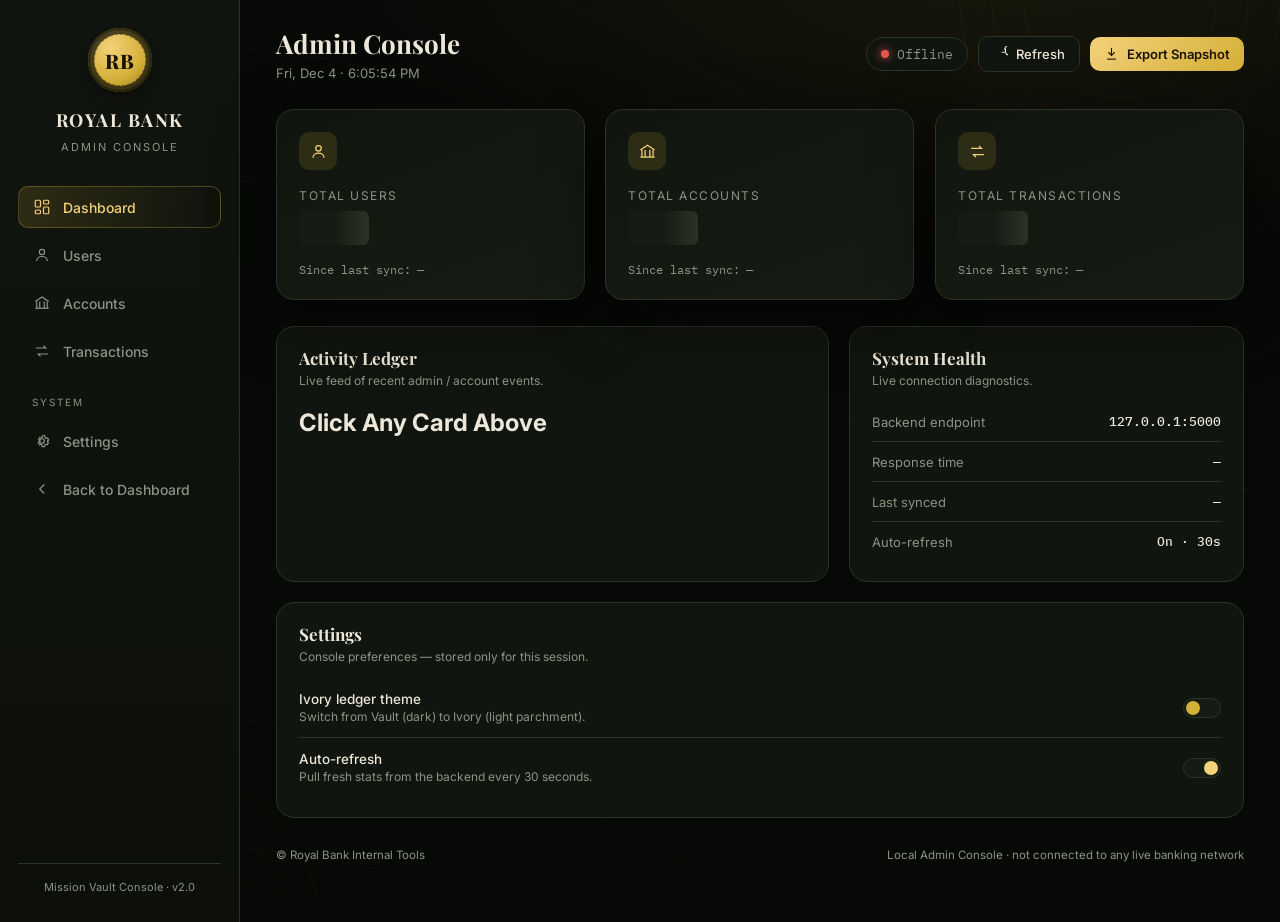
<file: admin.html>
<!DOCTYPE html>
<html lang="en">
<head>
<meta charset="utf-8">
<meta name="viewport" content="width=device-width, initial-scale=1">
<title>Royal Bank — Admin Console</title>
<link rel="preconnect" href="https://fonts.googleapis.com">
<link href="https://fonts.googleapis.com/css2?family=Playfair+Display:wght@500;600;700;800&family=Inter:wght@400;500;600;700&family=IBM+Plex+Mono:wght@400;500&display=swap" rel="stylesheet">

<style>
  :root{
    /* ---- Vault (default) theme ---- */
    --bg:#070907;
    --bg-2:#0c0f0a;
    --surface:#11150f;
    --surface-2:#161b13;
    --line:#2a3324;
    --gold:#d4af37;
    --gold-bright:#f3d27a;
    --gold-dim:#8a6d1f;
    --text:#ece7d8;
    --text-muted:#8b9484;
    --ok:#5fd089;
    --bad:#e2574c;
    --shadow: 0 20px 60px rgba(0,0,0,.55);
    --radius:18px;
    --pattern-opacity:.05;
  }

  body.theme-ivory{
    --bg:#f3eee2;
    --bg-2:#ece3d0;
    --surface:#fbf8f0;
    --surface-2:#f3ecda;
    --line:#d8c9a3;
    --gold:#9c7a1f;
    --gold-bright:#b8901f;
    --gold-dim:#cdb574;
    --text:#241f12;
    --text-muted:#6b6248;
    --ok:#2f8a55;
    --bad:#b53b30;
    --shadow: 0 20px 50px rgba(120,100,40,.18);
    --pattern-opacity:.07;
  }

  *{ box-sizing:border-box; }
  html,body{ margin:0; padding:0; }
  body{
    background:
      radial-gradient(1200px 600px at 80% -10%, color-mix(in srgb, var(--gold) 10%, transparent), transparent 60%),
      var(--bg);
    color:var(--text);
    font-family:'Inter', sans-serif;
    min-height:100vh;
    transition: background-color .4s, color .4s;
    overflow-x:hidden;
  }

  /* ---------- Engraved guilloché backdrop ---------- */
  .guilloche{
    position:fixed; inset:0; z-index:0; pointer-events:none;
    opacity:var(--pattern-opacity);
  }
  .guilloche svg{ width:100%; height:100%; }

  /* ---------- Layout shell ---------- */
  .shell{
    position:relative; z-index:1;
    display:grid;
    grid-template-columns:240px 1fr;
    min-height:100vh;
  }

  /* ---------- Sidebar ---------- */
  .sidebar{
    background:linear-gradient(180deg, var(--surface), var(--bg-2));
    border-right:1px solid var(--line);
    padding:28px 18px;
    display:flex; flex-direction:column; gap:6px;
  }
  .crest{
    width:64px; height:64px; border-radius:50%;
    margin:0 auto 10px auto;
    background:
      radial-gradient(circle at 35% 30%, var(--gold-bright), var(--gold) 55%, var(--gold-dim) 100%);
    display:flex; align-items:center; justify-content:center;
    box-shadow: inset 0 0 0 2px rgba(0,0,0,.35), inset 0 0 0 6px color-mix(in srgb, var(--bg) 70%, transparent), 0 6px 18px rgba(0,0,0,.45);
    position:relative;
  }
  .crest::before{
    content:""; position:absolute; inset:6px; border-radius:50%;
    border:1px dashed rgba(0,0,0,.35);
  }
  .crest span{
    font-family:'Playfair Display', serif; font-weight:800; font-size:20px;
    color:#1a1305; letter-spacing:1px;
  }
  .brand-name{
    text-align:center; font-family:'Playfair Display', serif; font-weight:700;
    font-size:18px; letter-spacing:1.5px; margin:0;
  }
  .brand-tag{
    text-align:center; font-size:11px; color:var(--text-muted);
    letter-spacing:2px; text-transform:uppercase; margin:2px 0 26px 0;
  }

  .nav-item{
    display:flex; align-items:center; gap:12px;
    padding:11px 14px; border-radius:10px;
    color:var(--text-muted); text-decoration:none; cursor:pointer;
    font-size:14px; font-weight:500;
    border:1px solid transparent;
    transition:.2s;
  }
  .nav-item svg{ width:18px; height:18px; flex:none; }
  .nav-item:hover{ background:var(--surface-2); color:var(--text); }
  .nav-item.active{
    background:linear-gradient(90deg, rgba(212, 175, 55, 0.16), transparent);
    color:var(--gold-bright);
    border-color:rgba(212, 175, 55, 0.3);
  }
  .nav-section-label{
    font-size:10px; letter-spacing:2px; color:var(--text-muted);
    text-transform:uppercase; margin:18px 14px 6px 14px;
  }

  .sidebar-foot{
    margin-top:auto; padding-top:16px; border-top:1px solid var(--line);
    font-size:11px; color:var(--text-muted); text-align:center;
  }

  /* ---------- Main ---------- */
  .main{ padding:26px 36px 60px 36px; }

  /* ---------- User Modal ---------- */
  #userModal{
    display:none;
    position:fixed;
    top:0;
    left:0;
    width:100%;
    height:100%;
    background:rgba(0,0,0,.7);
    z-index:9999;
  }
  
  #userModal > div{
    width:400px;
    margin:120px auto;
    background:#111;
    padding:25px;
    border-radius:15px;
  }

  .topbar{
    display:flex; align-items:center; justify-content:space-between;
    gap:16px; flex-wrap:wrap;
    margin-bottom:28px;
  }
  .topbar h1{
    font-family:'Playfair Display', serif; font-size:26px; margin:0;
    font-weight:700;
  }
  .topbar .sub{ color:var(--text-muted); font-size:13px; margin-top:4px; }

  .top-right{ display:flex; align-items:center; gap:10px; flex-wrap:wrap; }

  .pill{
    display:flex; align-items:center; gap:8px;
    padding:8px 14px; border-radius:999px;
    background:var(--surface); border:1px solid var(--line);
    font-size:12.5px; color:var(--text-muted);
    font-family:'IBM Plex Mono', monospace;
  }
  .dot{ width:8px; height:8px; border-radius:50%; background:var(--bad); box-shadow:0 0 8px var(--bad); transition:.3s; }
  .dot.on{ background:var(--ok); box-shadow:0 0 8px var(--ok); }

  .btn{
    display:flex; align-items:center; gap:8px;
    background:var(--surface); color:var(--text);
    border:1px solid var(--line); border-radius:10px;
    padding:9px 14px; font-size:13px; font-weight:500;
    cursor:pointer; font-family:inherit;
    transition:.2s;
  }
  .btn svg{ width:15px; height:15px; }
  .btn:hover{ border-color:var(--gold-dim); color:var(--gold-bright); }
  .btn.primary{
    background:linear-gradient(135deg, var(--gold-bright), var(--gold));
    color:#1a1305; border:none; font-weight:600;
  }
  .btn.primary:hover{ filter:brightness(1.07); }
  .btn .icon-spin{ animation:spin .8s linear infinite; }
  @keyframes spin{ to{ transform:rotate(360deg); } }

  .switch{
    display:flex; align-items:center; gap:8px; font-size:12.5px; color:var(--text-muted);
  }
  .switch-track{
    width:38px; height:20px; border-radius:999px; background:var(--surface-2);
    border:1px solid var(--line); position:relative; cursor:pointer;
  }
  .switch-track::after{
    content:""; position:absolute; top:2px; left:2px; width:14px; height:14px;
    border-radius:50%; background:var(--gold); transition:.25s;
  }
  .switch-track.checked::after{ left:20px; background:var(--gold-bright); }

  /* ---------- Vault stat cards ---------- */
  .cards{
    display:grid; grid-template-columns:repeat(3, 1fr); gap:20px;
    margin-bottom:26px;
  }
  .vault-card{
    position:relative;
    background:linear-gradient(160deg, var(--surface), var(--surface-2));
    border:1px solid var(--line);
    border-radius:var(--radius);
    padding:22px 22px 20px 22px;
    box-shadow:var(--shadow);
    transform-style:preserve-3d;
    transition:transform .12s ease-out, box-shadow .3s;
    overflow:hidden;
    will-change:transform;
  }
  .vault-card::before{
    content:""; position:absolute; inset:0; border-radius:inherit; pointer-events:none;
    background:radial-gradient(220px circle at var(--mx,50%) var(--my,50%), color-mix(in srgb, var(--gold) 18%, transparent), transparent 60%);
    opacity:0; transition:opacity .25s;
  }
  .vault-card:hover::before{ opacity:1; }
  .vault-card.pulse{ animation:cardPulse 1s ease; }
  @keyframes cardPulse{
    0%{ box-shadow:0 0 0 0 color-mix(in srgb, var(--gold) 50%, transparent); }
    100%{ box-shadow:0 0 0 18px transparent; }
  }

  .card-top{ display:flex; align-items:center; justify-content:space-between; }
  .card-icon{
    width:38px; height:38px; border-radius:10px;
    background:color-mix(in srgb, var(--gold) 14%, transparent);
    display:flex; align-items:center; justify-content:center;
    color:var(--gold-bright);
  }
  .card-icon svg{ width:19px; height:19px; }
  .card-label{
    font-size:12px; letter-spacing:1.5px; text-transform:uppercase;
    color:var(--text-muted); margin:18px 0 4px 0;
  }
  .card-value{
    font-family:'Playfair Display', serif; font-weight:700;
    font-size:42px; color:var(--text); line-height:1;
  }
  .card-foot{
    display:flex; align-items:center; gap:6px; margin-top:10px;
    font-size:12px; font-family:'IBM Plex Mono', monospace; color:var(--text-muted);
  }
  .delta{ font-weight:600; }
  .delta.up{ color:var(--ok); }
  .delta.down{ color:var(--bad); }
  .delta.flat{ color:var(--text-muted); }

  .skeleton{
    display:inline-block; width:70px; height:34px; border-radius:6px;
    background:linear-gradient(90deg, var(--surface-2) 25%, var(--line) 50%, var(--surface-2) 75%);
    background-size:200% 100%;
    animation:shimmer 1.3s infinite;
  }
  @keyframes shimmer{ 0%{background-position:200% 0;} 100%{background-position:-200% 0;} }

  /* ---------- Secondary row ---------- */
  .grid-2{
    display:grid; grid-template-columns:1.4fr 1fr; gap:20px;
  }
  .panel{
    background:var(--surface); border:1px solid var(--line);
    border-radius:var(--radius); padding:20px 22px;
  }
  .panel h3{
    font-family:'Playfair Display', serif; margin:0 0 4px 0; font-size:17px;
  }
  .panel .panel-sub{ font-size:12px; color:var(--text-muted); margin-bottom:14px; }

  /* Activity ledger empty state */
  .empty-ledger{
    border:1px dashed var(--line); border-radius:12px;
    padding:22px; text-align:center; color:var(--text-muted);
  }
  .empty-ledger svg{ width:30px; height:30px; margin-bottom:8px; opacity:.6; }
  .empty-ledger code{
    display:block; margin-top:10px; font-family:'IBM Plex Mono', monospace;
    font-size:11.5px; background:var(--bg-2); border:1px solid var(--line);
    border-radius:8px; padding:10px 12px; color:var(--gold-bright);
    text-align:left; overflow-x:auto;
  }

  /* System health */
  .health-row{
    display:flex; align-items:center; justify-content:space-between;
    padding:11px 0; border-bottom:1px solid var(--line);
    font-size:13px;
  }
  .health-row:last-child{ border-bottom:none; }
  .health-row span:first-child{ color:var(--text-muted); }
  .health-row span:last-child{ font-family:'IBM Plex Mono', monospace; font-weight:500; }

  /* Settings panel */
  #settings{ margin-top:20px; }
  .settings-row{
    display:flex; align-items:center; justify-content:space-between;
    padding:13px 0; border-bottom:1px solid var(--line);
  }
  .settings-row:last-child{ border-bottom:none; }
  .settings-row .label{ font-size:13.5px; font-weight:500; }
  .settings-row .desc{ font-size:12px; color:var(--text-muted); margin-top:2px; }

  /* Toasts */
  .toast-wrap{
    position:fixed; bottom:22px; right:22px; display:flex; flex-direction:column;
    gap:10px; z-index:50;
  }
  .toast{
    background:var(--surface); border:1px solid var(--gold-dim);
    border-left:3px solid var(--gold);
    color:var(--text); padding:12px 16px; border-radius:10px;
    font-size:13px; box-shadow:var(--shadow);
    animation:toastIn .25s ease, toastOut .3s ease 2.7s forwards;
    max-width:280px;
  }
  .toast.bad{ border-left-color:var(--bad); }
  @keyframes toastIn{ from{ opacity:0; transform:translateY(8px);} to{opacity:1; transform:translateY(0);} }
  @keyframes toastOut{ to{ opacity:0; transform:translateY(8px);} }
#dataContainer table{
    width:100%;
    border-collapse:collapse;
    margin-top:15px;
    overflow:hidden;
    border-radius:12px;
    background:var(--surface-2);
}

#dataContainer th{
    background:linear-gradient(
        90deg,
        var(--gold),
        var(--gold-bright)
    );
    color:black;
    padding:14px;
    text-align:left;
    font-weight:700;
}

#dataContainer td{
    padding:12px;
    border-bottom:1px solid var(--line);
}

#dataContainer tr:hover{
    background:rgba(212,175,55,.08);
}

#dataContainer button{
    background:crimson;
    color:white;
    border:none;
    padding:8px 14px;
    border-radius:8px;
    cursor:pointer;
}
  footer.foot{
    margin-top:30px; display:flex; justify-content:space-between;
    font-size:11.5px; color:var(--text-muted); flex-wrap:wrap; gap:8px;
  }

  @media (max-width: 900px){
    .shell{ grid-template-columns:1fr; }
    .sidebar{ display:none; }
    .cards{ grid-template-columns:1fr; }
    .grid-2{ grid-template-columns:1fr; }
  }
</style>
</head>
<body>

<div class="guilloche" aria-hidden="true">
  <svg viewBox="0 0 800 800" preserveAspectRatio="xMidYMid slice">
    <defs>
      <g id="rosette">
        <circle cx="0" cy="0" r="60" fill="none" stroke="var(--gold)" stroke-width="0.6"/>
        <circle cx="0" cy="0" r="80" fill="none" stroke="var(--gold)" stroke-width="0.6"/>
        <circle cx="0" cy="0" r="100" fill="none" stroke="var(--gold)" stroke-width="0.6"/>
      </g>
    </defs>
    <g stroke="var(--gold)" fill="none" stroke-width="0.5">
      <path d="M-100 100 Q 200 0 500 200 T 900 100"/>
      <path d="M-100 180 Q 200 80 500 280 T 900 180"/>
      <path d="M-100 260 Q 200 160 500 360 T 900 260"/>
      <path d="M-100 600 Q 200 500 500 700 T 900 600"/>
      <path d="M-100 680 Q 200 580 500 780 T 900 680"/>
    </g>
    <use href="#rosette" x="100" y="700"/>
    <use href="#rosette" x="700" y="120"/>
  </svg>
</div>

<div class="shell">

  <!-- ============ SIDEBAR ============ -->
  <aside class="sidebar">
    <div class="crest"><span>RB</span></div>
    <p class="brand-name">ROYAL BANK</p>
    <p class="brand-tag">Admin Console</p>

    <a class="nav-item active" data-target="dashboard">
      <svg viewBox="0 0 24 24" fill="none" stroke="currentColor" stroke-width="1.6"><rect x="3" y="3" width="7" height="9" rx="1.5"/><rect x="14" y="3" width="7" height="5" rx="1.5"/><rect x="14" y="12" width="7" height="9" rx="1.5"/><rect x="3" y="16" width="7" height="5" rx="1.5"/></svg>
      Dashboard
    </a>
    <a class="nav-item" data-target="card-users">
      <svg viewBox="0 0 24 24" fill="none" stroke="currentColor" stroke-width="1.6"><circle cx="12" cy="8" r="3.5"/><path d="M5 20c0-3.5 3-6 7-6s7 2.5 7 6"/></svg>
      Users
    </a>
    <a class="nav-item" data-target="card-accounts">
      <svg viewBox="0 0 24 24" fill="none" stroke="currentColor" stroke-width="1.6"><path d="M3 10 12 4l9 6"/><path d="M5 10v9M19 10v9M9 10v9M15 10v9"/><path d="M3 19h18"/></svg>
      Accounts
    </a>
    <a class="nav-item" data-target="card-transactions">
      <svg viewBox="0 0 24 24" fill="none" stroke="currentColor" stroke-width="1.6"><path d="M4 8h13l-3-3"/><path d="M20 16H7l3 3"/></svg>
      Transactions
    </a>

    <p class="nav-section-label">System</p>
    <a class="nav-item" data-target="settings">
      <svg viewBox="0 0 24 24" fill="none" stroke="currentColor" stroke-width="1.6"><circle cx="12" cy="12" r="3"/><path d="M19.4 13.5c.04-.5.04-1 0-1.5l1.6-1.2-1.6-2.8-1.9.6a7 7 0 0 0-1.3-.8L15.8 5h-3.2l-.4 2.2a7 7 0 0 0-1.3.8l-1.9-.6-1.6 2.8L8.6 11.5c-.04.5-.04 1 0 1.5L7 14.2l1.6 2.8 1.9-.6c.4.3.85.6 1.3.8l.4 2.2h3.2l.4-2.2c.45-.2.9-.5 1.3-.8l1.9.6 1.6-2.8z"/></svg>
      Settings
    </a>
    <a class="nav-item" onclick="window.location.href='dashboard.html'">
      <svg viewBox="0 0 24 24" fill="none" stroke="currentColor" stroke-width="1.6"><path d="M15 18l-6-6 6-6"/></svg>
      Back to Dashboard
    </a>

    <div class="sidebar-foot">Mission Vault Console · v2.0</div>
  </aside>

  <!-- ============ MAIN ============ -->
  <main class="main" id="dashboard">

    <div class="topbar">
      <div>
        <h1>Admin Console</h1>
        <div class="sub" id="clock">—</div>
      </div>
      <div class="top-right">
        <div class="pill"><span class="dot" id="statusDot"></span><span id="statusText">Connecting…</span></div>
        <button class="btn" id="refreshBtn" title="Refresh stats now">
          <svg viewBox="0 0 24 24" fill="none" stroke="currentColor" stroke-width="1.8"><path d="M20 11A8 8 0 1 0 18.6 6"/><path d="M20 4v6h-6"/></svg>
          Refresh
        </button>
        <button class="btn primary" id="exportBtn">
          <svg viewBox="0 0 24 24" fill="none" stroke="currentColor" stroke-width="1.8"><path d="M12 3v12"/><path d="M7 10l5 5 5-5"/><path d="M5 21h14"/></svg>
          Export Snapshot
        </button>
      </div>
    </div>

    <!-- ===== Stat cards ===== -->
    <div class="cards">

      <div class="vault-card"
id="card-users"
data-key="users"
onclick="loadUsers()">
        <div class="card-top">
          <div class="card-icon">
            <svg viewBox="0 0 24 24" fill="none" stroke="currentColor" stroke-width="1.6"><circle cx="12" cy="8" r="3.5"/><path d="M5 20c0-3.5 3-6 7-6s7 2.5 7 6"/></svg>
          </div>
        </div>
        <div class="card-label">Total Users</div>
        <div class="card-value" id="val-users"><span class="skeleton"></span></div>
        <div class="card-foot">Since last sync: <span class="delta flat" id="delta-users">—</span></div>
      </div>

      <div class="vault-card"
id="card-accounts"
data-key="accounts"
onclick="loadAccounts()">
        <div class="card-top">
          <div class="card-icon">
            <svg viewBox="0 0 24 24" fill="none" stroke="currentColor" stroke-width="1.6"><path d="M3 10 12 4l9 6"/><path d="M5 10v9M19 10v9M9 10v9M15 10v9"/><path d="M3 19h18"/></svg>
          </div>
        </div>
        <div class="card-label">Total Accounts</div>
        <div class="card-value" id="val-accounts"><span class="skeleton"></span></div>
        <div class="card-foot">Since last sync: <span class="delta flat" id="delta-accounts">—</span></div>
      </div>

      <div class="vault-card"
id="card-transactions"
data-key="transactions"
onclick="loadTransactions()">
        <div class="card-top">
          <div class="card-icon">
            <svg viewBox="0 0 24 24" fill="none" stroke="currentColor" stroke-width="1.6"><path d="M4 8h13l-3-3"/><path d="M20 16H7l3 3"/></svg>
          </div>
        </div>
        <div class="card-label">Total Transactions</div>
        <div class="card-value" id="val-transactions"><span class="skeleton"></span></div>
        <div class="card-foot">Since last sync: <span class="delta flat" id="delta-transactions">—</span></div>
      </div>

    </div>

    <!-- ===== Secondary row ===== -->
    <div class="grid-2">

     <div class="panel">
    <h3>Activity Ledger</h3>
    <div class="panel-sub">
        Live feed of recent admin / account events.
    </div>

    <div id="dataContainer">
        <h2>Click Any Card Above</h2>
    </div>
</div>

<div class="panel">
    
     
        <h3>System Health</h3>
        <div class="panel-sub">Live connection diagnostics.</div>
        <div class="health-row"><span>Backend endpoint</span><span>127.0.0.1:5000</span></div>
        <div class="health-row"><span>Response time</span><span id="latency">—</span></div>
        <div class="health-row"><span>Last synced</span><span id="lastSync">—</span></div>
        <div class="health-row"><span>Auto-refresh</span><span id="autoRefreshState">On · 30s</span></div>
      </div>

    </div>

    <!-- ===== Settings ===== -->
    <div class="panel" id="settings">
      <h3>Settings</h3>
      <div class="panel-sub">Console preferences — stored only for this session.</div>

      <div class="settings-row">
        <div>
          <div class="label">Ivory ledger theme</div>
          <div class="desc">Switch from Vault (dark) to Ivory (light parchment).</div>
        </div>
        <div class="switch-track" id="themeSwitch" role="button" title="Toggle theme between Vault and Ivory"></div>
      </div>

      <div class="settings-row">
        <div>
          <div class="label">Auto-refresh</div>
          <div class="desc">Pull fresh stats from the backend every 30 seconds.</div>
        </div>
        <div class="switch-track checked" id="autoSwitch" role="button" title="Toggle auto-refresh on or off"></div>
      </div>
    </div>

    <footer class="foot">
      <span>© Royal Bank Internal Tools</span>
      <span id="footStatus">Local Admin Console · not connected to any live banking network</span>
    </footer>

  </main>
</div>

<div class="toast-wrap" id="toastWrap"></div>

<script>
/* ===================== State ===================== */
let prevStats = { users: null, accounts: null, transactions: null };
let autoRefreshOn = true;
let autoTimer = null;

/* ===================== Clock ===================== */
function tickClock(){
  const now = new Date();
  document.getElementById('clock').textContent =
    now.toLocaleDateString(undefined,{weekday:'short', month:'short', day:'numeric'}) + '  ·  ' +
    now.toLocaleTimeString();
}
tickClock();
setInterval(tickClock, 1000);

/* ===================== Toasts ===================== */
function toast(msg, isBad){
  const wrap = document.getElementById('toastWrap');
  const el = document.createElement('div');
  el.className = 'toast' + (isBad ? ' bad' : '');
  el.textContent = msg;
  wrap.appendChild(el);
  setTimeout(() => el.remove(), 3100);
}

/* ===================== Count-up ===================== */
function animateValue(el, from, to, duration){
  if (from === to){ el.textContent = to; return; }
  const start = performance.now();
  const diff = to - from;
  function step(ts){
    const p = Math.min((ts - start) / duration, 1);
    const eased = 1 - Math.pow(1 - p, 3);
    el.textContent = Math.round(from + diff * eased);
    if (p < 1) requestAnimationFrame(step);
  }
  requestAnimationFrame(step);
}

function setDelta(key, oldVal, newVal){
  const el = document.getElementById('delta-' + key);
  if (oldVal === null){ el.textContent = 'first sync'; el.className = 'delta flat'; return; }
  const diff = newVal - oldVal;
  if (diff > 0){ el.textContent = '▲ +' + diff; el.className = 'delta up'; }
  else if (diff < 0){ el.textContent = '▼ ' + diff; el.className = 'delta down'; }
  else { el.textContent = '— no change'; el.className = 'delta flat'; }
}

/* ===================== Stats loading (backend untouched) ===================== */
async function loadStats(manual){
  const refreshBtn = document.getElementById('refreshBtn');
  const icon = refreshBtn.querySelector('svg');
  icon.classList.add('icon-spin');

  const t0 = performance.now();
  try{
    const response = await fetch("http://127.0.0.1:5000/admin/stats");
    const data = await response.json();
    const ms = Math.round(performance.now() - t0);

    ['users','accounts','transactions'].forEach(key => {
      const el = document.getElementById('val-' + key);
      const newVal = Number(data[key]) || 0;
      const oldVal = prevStats[key];
      el.innerHTML = '<span>' + (oldVal ?? 0) + '</span>';
      animateValue(el.querySelector('span') || el, oldVal ?? 0, newVal, 700);
      setDelta(key, oldVal, newVal);
      prevStats[key] = newVal;
    });

    document.getElementById('statusDot').classList.add('on');
    document.getElementById('statusText').textContent = 'Online';
    document.getElementById('latency').textContent = ms + ' ms';
    document.getElementById('lastSync').textContent = new Date().toLocaleTimeString();

    if (manual) toast('Stats synced successfully.');
  } catch (err){
    document.getElementById('statusDot').classList.remove('on');
    document.getElementById('statusText').textContent = 'Offline';
    document.getElementById('latency').textContent = '—';
    toast('Could not reach backend at 127.0.0.1:5000.', true);
  } finally {
    icon.classList.remove('icon-spin');
  }
}

document.getElementById('refreshBtn').addEventListener('click', () => loadStats(true));

function scheduleAuto(){
  if (autoTimer) clearInterval(autoTimer);
  if (autoRefreshOn){
    autoTimer = setInterval(() => loadStats(false), 30000);
  }
}

loadStats(false);
scheduleAuto();
async function loadUsers(){

    const response =
    await fetch(
        "http://127.0.0.1:5000/admin/users"
    );

    const data =
    await response.json();

    let html = `<h2>User List</h2>
    <table border="1" width="100%">
    <tr>
        <th>ID</th>
        <th>Username</th>
        <th>Full Name</th>
        <th>Action</th>
    </tr>
    `;

    data.forEach(user => {

        html += `
        <tr
onclick="showUser(
'${user.username}',
'${user.full_name}'
)"
style="
cursor:pointer;
">
    <td>${user.id}</td>
    <td>${user.username}</td>
    <td>${user.full_name}</td>
<td>
<button
onclick="deleteUser('${user.username}')">
Delete
</button>
</td>
         
        </tr>
        `;

    });
html += "</table>";

document.getElementById(
    "dataContainer"
).innerHTML = html;
}


async function loadAccounts(){

    const response =
    await fetch(
        "http://127.0.0.1:5000/admin/accounts"
    );

    const data =
    await response.json();

    let html = `<h2>Account List</h2>
    <table border="1" width="100%">
    <tr>
        <th>UserName</th>
        <th>Account Number</th>
        <th>Type</th>
        <th>Balance</th>
    </tr>
    `;

    data.forEach(acc => {

        html += `
        <tr>
            <td>${acc.username}</td>
            <td>${acc.account_number}</td>
            <td>${acc.account_type}</td>
            <td>₹${acc.balance}</td>
        </tr>
        `;

    });

    html += "</table>";

    document.getElementById(
        "dataContainer"
    ).innerHTML = html;

}


async function loadTransactions(){

    const response =
    await fetch(
        "http://127.0.0.1:5000/admin/transactions"
    );

    const data =
    await response.json();

    let html = `<h2>Transactions List</h2>
    <table border="1" width="100%">
    <tr>
        <th>ID</th>  
      <th>Type</th>
        <th>Amount</th>
    </tr>
    `;

    data.forEach(tx => {

        html += `
        <tr>
            <td>${tx.id}</td>
            <td>${tx.transaction_type}</td>
            <td>₹${tx.amount}</td>
        </tr>
        `;

    });

    html += "</table>";

    document.getElementById(
        "dataContainer"
    ).innerHTML = html;

}



/* ===================== Export snapshot (frontend-only) ===================== */
document.getElementById('exportBtn').addEventListener('click', () => {
  const snapshot = {
    exported_at: new Date().toISOString(),
    users: prevStats.users,
    accounts: prevStats.accounts,
    transactions: prevStats.transactions
  };
  const blob = new Blob([JSON.stringify(snapshot, null, 2)], { type: 'application/json' });
  const url = URL.createObjectURL(blob);
  const a = document.createElement('a');
  a.href = url;
  a.download = 'royal-bank-snapshot-' + Date.now() + '.json';
  document.body.appendChild(a);
  a.click();
  a.remove();
  URL.revokeObjectURL(url);
  toast('Snapshot exported.');
});

/* ===================== Theme toggle ===================== */
const themeSwitch = document.getElementById('themeSwitch');
themeSwitch.addEventListener('click', () => {
  document.body.classList.toggle('theme-ivory');
  themeSwitch.classList.toggle('checked');
});

/* ===================== Auto-refresh toggle ===================== */
const autoSwitch = document.getElementById('autoSwitch');
autoSwitch.addEventListener('click', () => {
  autoRefreshOn = !autoRefreshOn;
  autoSwitch.classList.toggle('checked');
  document.getElementById('autoRefreshState').textContent = autoRefreshOn ? 'On · 30s' : 'Paused';
  scheduleAuto();
});

/* ===================== Sidebar nav -> scroll + pulse ===================== */
document.querySelectorAll('.nav-item[data-target]').forEach(item => {
  item.addEventListener('click', () => {
    document.querySelectorAll('.nav-item[data-target]').forEach(i => i.classList.remove('active'));
    item.classList.add('active');
    const target = document.getElementById(item.dataset.target);
    if (!target) return;
    target.scrollIntoView({ behavior:'smooth', block:'center' });
    if (target.classList.contains('vault-card')){
      target.classList.remove('pulse');
      requestAnimationFrame(() => target.classList.add('pulse'));
    }
  });
});

/* ===================== 3D tilt on vault cards ===================== */
document.querySelectorAll('.vault-card').forEach(card => {
  card.addEventListener('mousemove', e => {
    const r = card.getBoundingClientRect();
    const x = e.clientX - r.left, y = e.clientY - r.top;
    const cx = x / r.width, cy = y / r.height;
    const rotateY = (cx - 0.5) * 14;
    const rotateX = (0.5 - cy) * 14;
    card.style.transform = `perspective(700px) rotateX(${rotateX}deg) rotateY(${rotateY}deg) translateZ(4px)`;
    card.style.setProperty('--mx', (cx * 100) + '%');
    card.style.setProperty('--my', (cy * 100) + '%');
  });
  card.addEventListener('mouseleave', () => {
    card.style.transform = 'perspective(700px) rotateX(0) rotateY(0)';
  });
});
async function deleteUser(username){

    if(
        !confirm(
            "Delete " + username + " ?"
        )
    ){
        return;
    }

    await fetch(
        `http://127.0.0.1:5000/admin/delete-user/${username}`,
        {
            method:"DELETE"
        }
    );

    alert(
        "User Deleted"
    );
alert("User Deleted");

loadUsers();
loadAccounts();
loadStats(true);
   
    

}

function showUser(
    username,
    fullname
){

    document.getElementById(
        "modalContent"
    ).innerHTML = `
        <h3>${username}</h3>
        <p>${fullname}</p>
    `;

    document.getElementById(
        "userModal"
    ).style.display = "block";

}
</script>
<div id="userModal" class="user-modal-overlay">

<div class="user-modal-content">

<h2>User Details</h2>

<div id="modalContent"></div>

<br>

<button
onclick="
document.getElementById(
'userModal'
).style.display='none'
">
Close
</button>

</div>
</div>
</body>
</html>
</file>
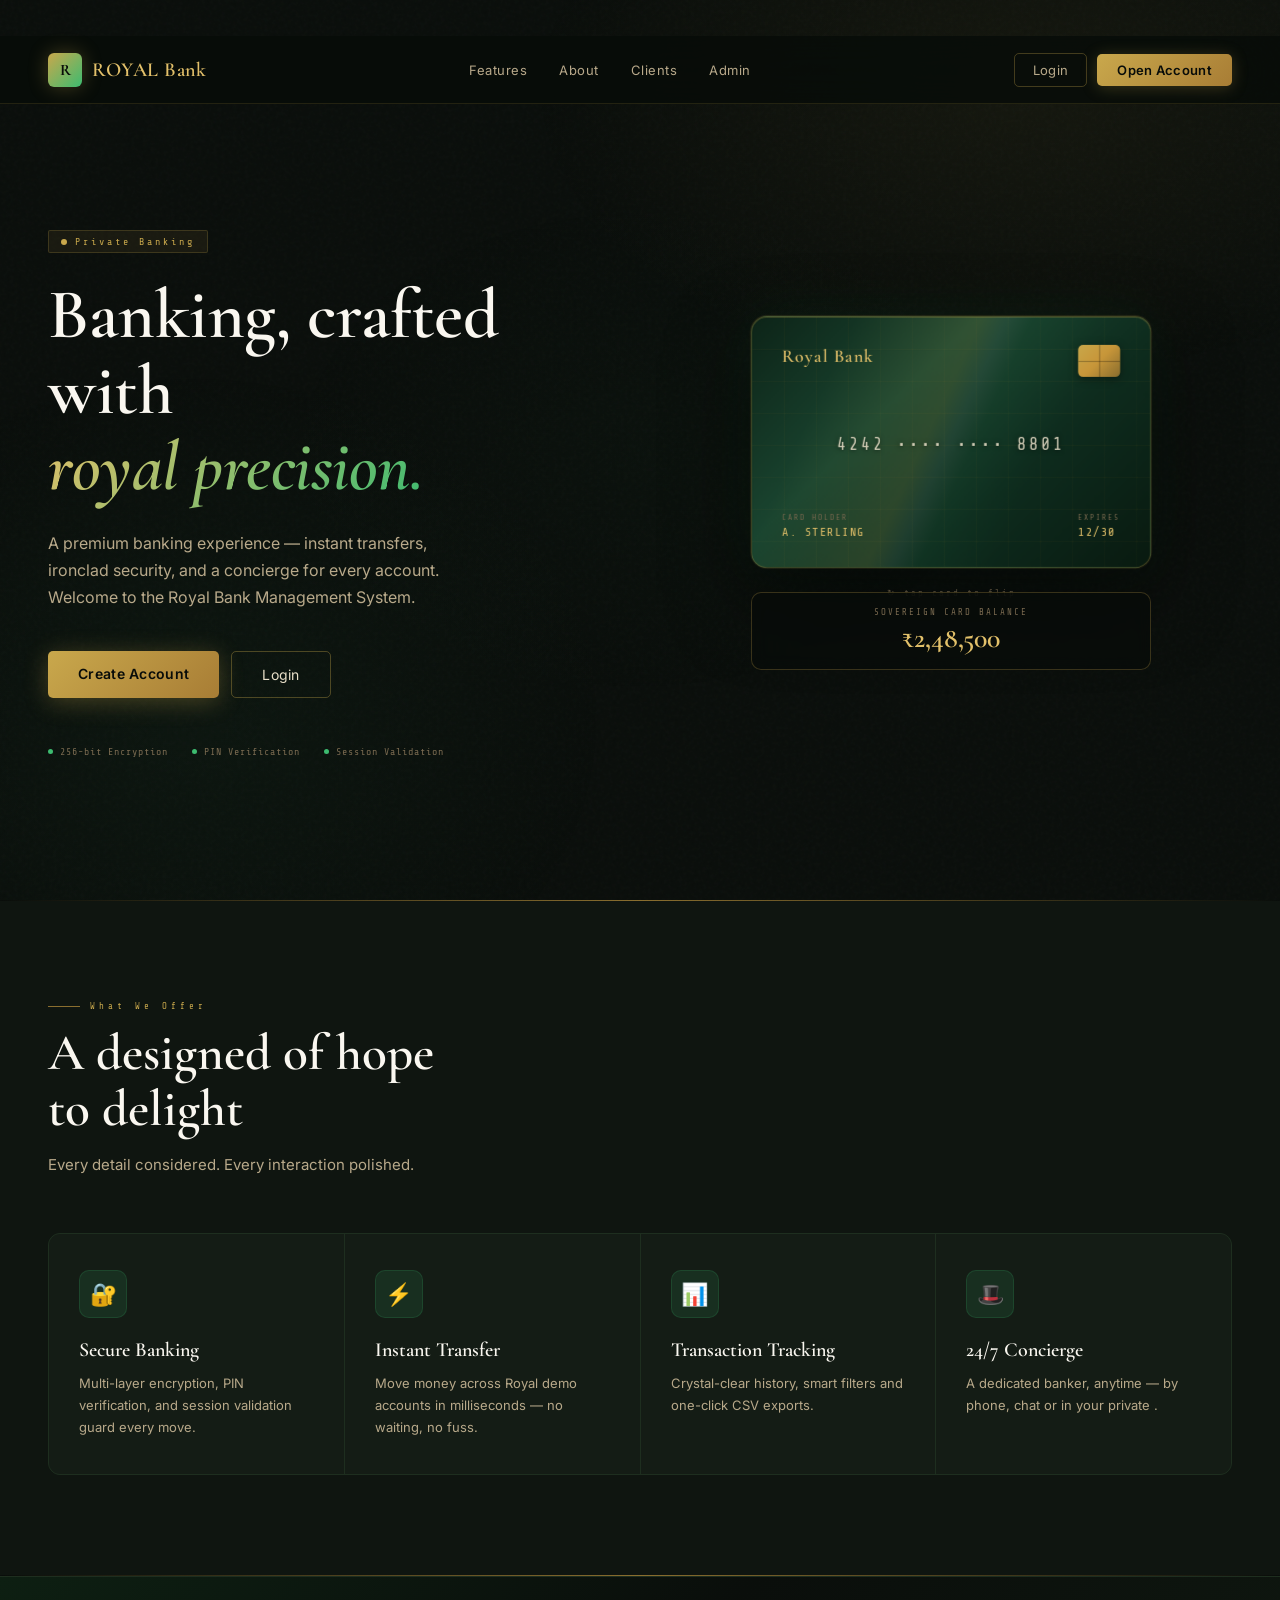
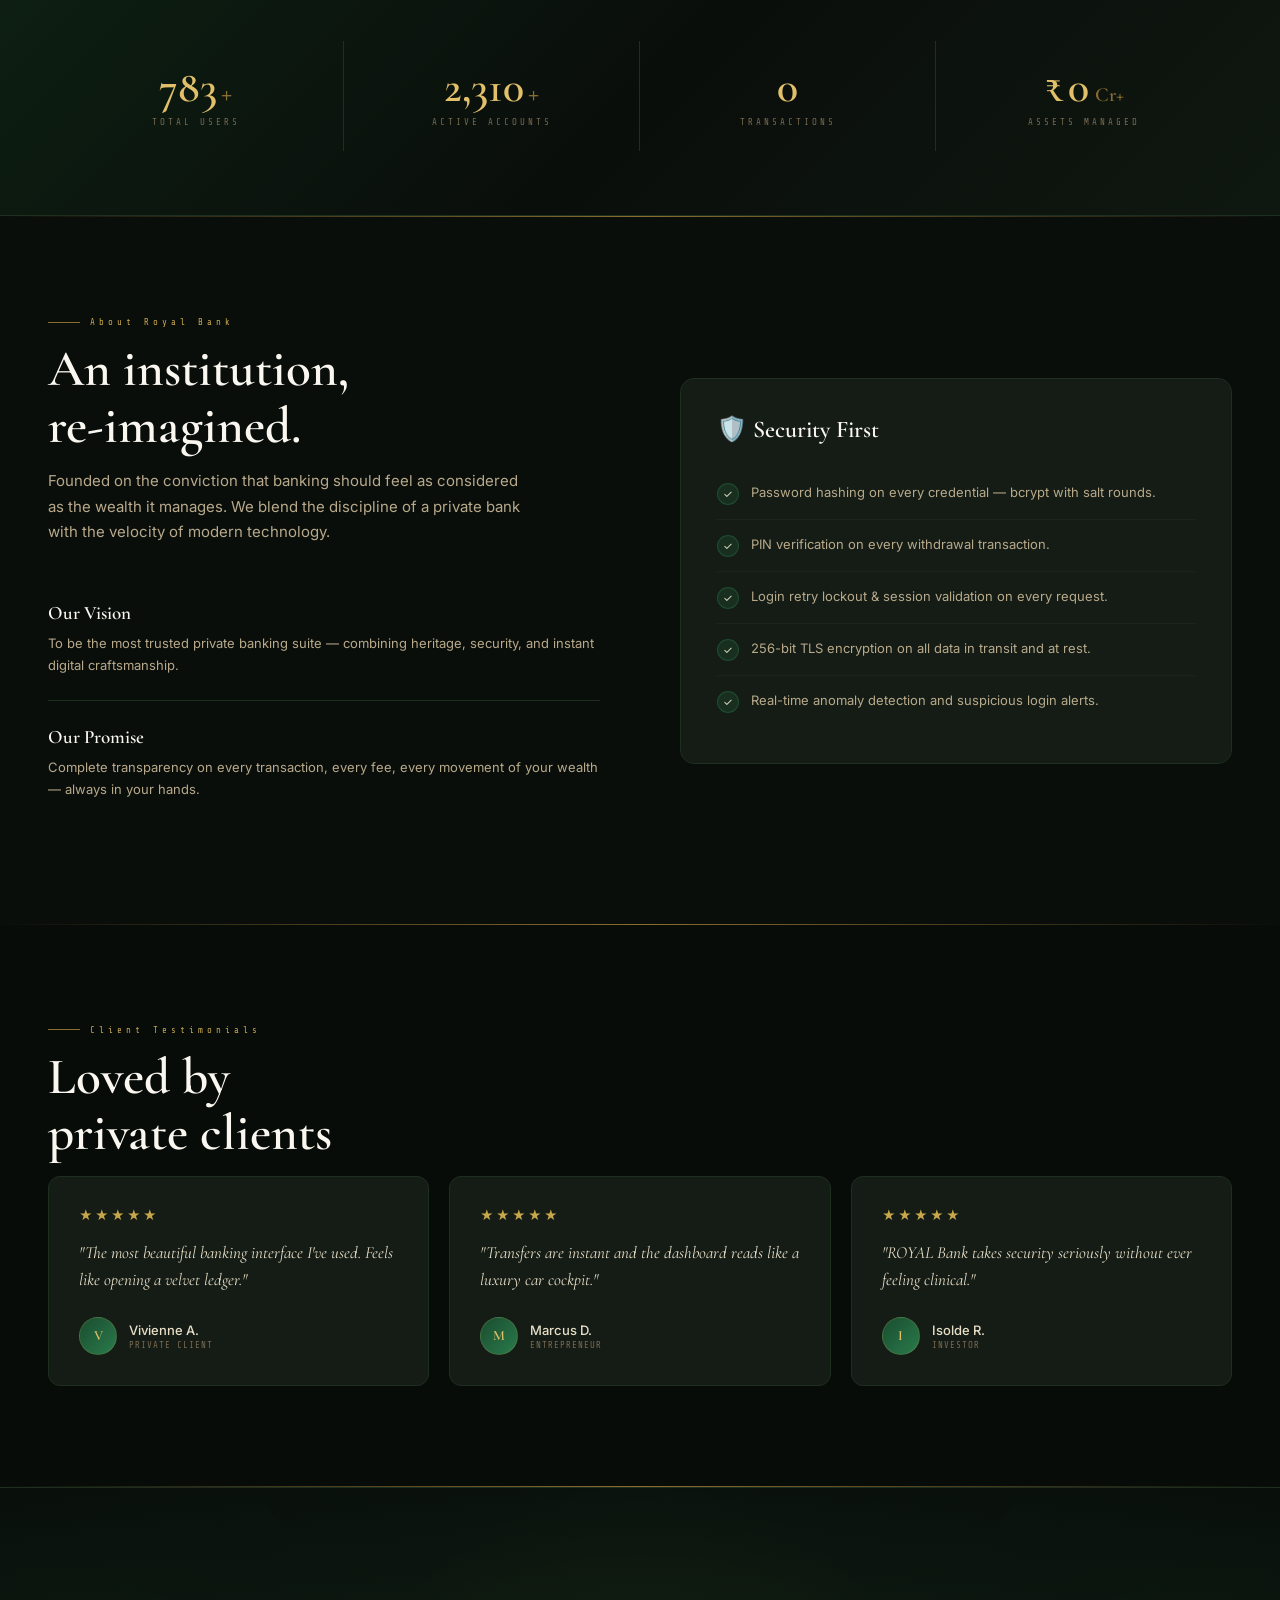
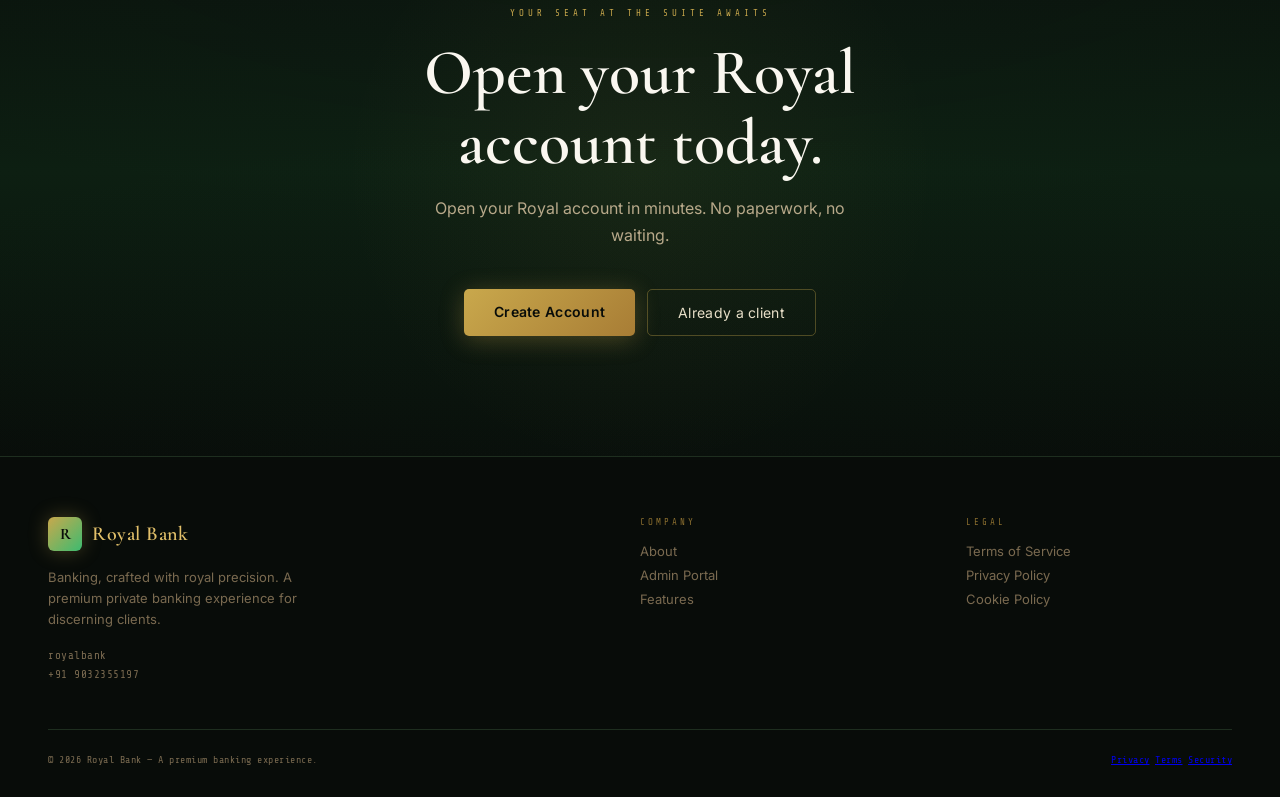
<file: dashboard.html>
<!DOCTYPE html>
<html lang="en">
<head>
<meta charset="UTF-8">
<meta name="viewport" content="width=device-width, initial-scale=1.0">
<title>Dashboard</title>
<link rel="preconnect" href="https://fonts.googleapis.com">
<link href="https://fonts.googleapis.com/css2?family=Cormorant+Garamond:ital,wght@0,400;0,500;0,600;0,700;1,400;1,600&family=Inter:wght@300;400;500;600&family=Share+Tech+Mono&family=Space+Grotesk:wght@400;500;600;700&display=swap" rel="stylesheet">
<style>
*,*::before,*::after{box-sizing:border-box;margin:0;padding:0}
html{scroll-behavior:smooth;font-size:16px}
body{background:#080c09;color:#e8dfc8;font-family:'Inter',sans-serif;overflow-x:hidden;min-height:100vh}

:root{
  --ink:#080c09;
  --deep:#0a0e0b;
  --surface:#0f1510;
  --panel:#141c15;
  --rim:rgba(201,168,76,.14);
  --rim2:rgba(201,168,76,.28);
  --gold:#c9a84c;
  --gold-bright:#e2c06a;
  --gold-dim:#8a6e2f;
  --gold-pale:#f5e9c8;
  --gold-glow:rgba(201,168,76,.15);
  --gold-glow2:rgba(201,168,76,.07);
  --emerald:#2a7a4b;
  --emerald-bright:#3dbb70;
  --emerald-glow:rgba(42,122,75,.18);
  --cream:#e8dfc8;
  --cream2:#b8a98a;
  --cream3:#7a6a50;
  --white:#faf7f0;
  --red:#ff5252;
  --blue:#4a9eff;
  --serif:'Cormorant Garamond',serif;
  --sans:'Inter',sans-serif;
  --mono:'Share Tech Mono',monospace;
  --grotesk:'Space Grotesk',sans-serif;
  --radius:14px;
  --radius-sm:8px;
}

body::before{
  content:'';position:fixed;inset:0;z-index:0;pointer-events:none;
  background-image:url("data:image/svg+xml,%3Csvg viewBox='0 0 256 256' xmlns='http://www.w3.org/2000/svg'%3E%3Cfilter id='n'%3E%3CfeTurbulence type='fractalNoise' baseFrequency='0.9' numOctaves='4' stitchTiles='stitch'/%3E%3C/filter%3E%3Crect width='100%25' height='100%25' filter='url(%23n)' opacity='0.04'/%3E%3C/svg%3E");
  opacity:.5;
}

.ambient{position:fixed;inset:0;z-index:0;pointer-events:none;
  background:
    radial-gradient(ellipse 70% 50% at 85% 5%, rgba(201,168,76,.07) 0%, transparent 60%),
    radial-gradient(ellipse 50% 60% at 10% 85%, rgba(42,122,75,.08) 0%, transparent 60%),
    radial-gradient(ellipse 40% 40% at 50% 50%, rgba(42,122,75,.03) 0%, transparent 70%);
}

/* grid lines */
.grid-lines{position:fixed;inset:0;z-index:0;pointer-events:none;
  background-image:
    linear-gradient(rgba(201,168,76,.018) 1px,transparent 1px),
    linear-gradient(90deg,rgba(201,168,76,.018) 1px,transparent 1px);
  background-size:52px 52px;
}

/* ── DEMO BANNER ── */
.demo-banner{
  position:fixed;top:0;left:0;right:0;z-index:300;
  height:32px;display:flex;align-items:center;justify-content:center;gap:8px;
  background:repeating-linear-gradient(135deg,#3a2f0a,#3a2f0a 10px,#2c2408 10px,#2c2408 20px);
  color:var(--gold-pale);font-family:var(--mono);font-size:10px;letter-spacing:1.5px;
  border-bottom:1px solid rgba(201,168,76,.35);
}
.demo-banner b{color:var(--white)}

/* ── NAV ── */
nav{
  position:fixed;top:32px;left:0;right:0;z-index:200;
  height:62px;display:flex;align-items:center;justify-content:space-between;
  padding:0 40px;
  background:rgba(8,12,9,.9);
  backdrop-filter:blur(24px);
  border-bottom:1px solid var(--rim);
}
.nav-brand{display:flex;align-items:center;gap:10px;text-decoration:none}
.nav-logo{
  width:32px;height:32px;
  background:linear-gradient(135deg,var(--gold),var(--emerald-bright));
  border-radius:6px;display:flex;align-items:center;justify-content:center;
  font-family:var(--serif);font-size:15px;font-weight:700;color:#080c09;
  box-shadow:0 0 18px rgba(201,168,76,.28);flex-shrink:0;
}
.nav-brand-text{font-family:var(--serif);font-size:19px;font-weight:600;color:var(--gold-bright);letter-spacing:.5px}
.nav-brand-sub{font-family:var(--mono);font-size:9px;letter-spacing:2px;color:var(--cream3);margin-top:1px}

.nav-right{display:flex;align-items:center;gap:10px}
.nav-user{display:flex;align-items:center;gap:10px}
.nav-avatar{
  width:34px;height:34px;border-radius:50%;
  background:linear-gradient(135deg,var(--gold-dim),var(--emerald-dim));
  border:1px solid var(--rim);display:flex;align-items:center;justify-content:center;
  font-family:var(--serif);font-size:14px;font-weight:700;color:var(--gold-bright);
  cursor:pointer;
}
.nav-user-info{display:flex;flex-direction:column}
.nav-user-name{font-size:13px;font-weight:500;color:var(--cream);line-height:1}
.nav-user-role{font-family:var(--mono);font-size:9px;letter-spacing:1.5px;color:var(--cream3);margin-top:2px}

.btn-icon{
  width:34px;height:34px;border-radius:50%;border:1px solid var(--rim);
  background:rgba(15,21,16,.6);color:var(--cream2);cursor:pointer;
  display:flex;align-items:center;justify-content:center;font-size:15px;
  transition:.2s;backdrop-filter:blur(8px);position:relative;
}
.btn-icon:hover{border-color:var(--gold);color:var(--gold-bright);box-shadow:0 0 12px var(--gold-glow)}
.notif-dot{
  position:absolute;top:5px;right:5px;width:7px;height:7px;border-radius:50%;
  background:var(--emerald-bright);border:1.5px solid var(--ink);
}

/* ── LAYOUT ── */
.wrapper{
  position:relative;z-index:1;
  max-width:1200px;margin:0 auto;
  padding:120px 32px 60px;
}

/* ── GREETING ── */
.greeting-row{
  display:flex;align-items:flex-end;justify-content:space-between;
  margin-bottom:28px;gap:16px;
}
.greeting-left h2{
  font-family:var(--serif);font-size:32px;font-weight:600;color:var(--white);line-height:1.1;letter-spacing:-.3px;
}
.greeting-left h2 em{
  font-style:italic;
  background:linear-gradient(135deg,var(--gold-bright),var(--emerald-bright));
  -webkit-background-clip:text;-webkit-text-fill-color:transparent;background-clip:text;
}
.greeting-sub{font-family:var(--mono);font-size:10px;letter-spacing:2px;color:var(--cream3);margin-top:4px}
.greeting-date{text-align:right}
.date-label{font-family:var(--mono);font-size:9px;letter-spacing:2px;color:var(--cream3);margin-bottom:3px}
.date-value{font-family:var(--grotesk);font-size:13px;font-weight:500;color:var(--cream2)}

/* ── BALANCE HERO ── */
.balance-hero{
  background:rgba(14,20,15,.85);
  border:1px solid var(--rim);border-radius:var(--radius);
  padding:32px 36px;margin-bottom:18px;
  display:grid;grid-template-columns:1fr auto;align-items:center;gap:24px;
  backdrop-filter:blur(20px);position:relative;overflow:hidden;
  transition:border-color .3s;
}
.balance-hero::before{
  content:'';position:absolute;top:-80px;right:-60px;width:220px;height:220px;
  background:radial-gradient(circle,rgba(201,168,76,.09) 0%,transparent 70%);pointer-events:none;
}
.balance-hero::after{
  content:'';position:absolute;bottom:-40px;left:-40px;width:160px;height:160px;
  background:radial-gradient(circle,rgba(42,122,75,.07) 0%,transparent 70%);pointer-events:none;
}
.balance-hero:hover{border-color:var(--rim2)}

.balance-eyebrow{font-family:var(--mono);font-size:9px;letter-spacing:3px;color:var(--cream3);text-transform:uppercase;margin-bottom:10px}
.balance-amount{
  font-family:var(--grotesk);font-size:52px;font-weight:700;color:var(--gold-bright);
  line-height:1;text-shadow:0 0 40px rgba(226,192,106,.25);letter-spacing:-.02em;
  transition:.4s ease;
}
.balance-meta{display:flex;gap:28px;margin-top:16px;flex-wrap:wrap}
.meta-item{display:flex;flex-direction:column;gap:3px}
.meta-label{font-family:var(--mono);font-size:9px;letter-spacing:2px;color:var(--cream3);text-transform:uppercase}
.meta-value{font-size:13px;font-weight:500;color:var(--cream2)}

.balance-right{display:flex;flex-direction:column;align-items:flex-end;gap:12px}
.status-badge{
  background:rgba(61,187,112,.1);border:1px solid rgba(61,187,112,.25);
  border-radius:20px;padding:6px 14px;font-size:12px;color:var(--emerald-bright);
  font-weight:500;display:flex;align-items:center;gap:6px;white-space:nowrap;
}
.status-dot{width:6px;height:6px;border-radius:50%;background:var(--emerald-bright);animation:pulse 2s infinite}
@keyframes pulse{0%,100%{opacity:1;transform:scale(1)}50%{opacity:.5;transform:scale(.8)}}
.mini-chart{display:flex;align-items:flex-end;gap:3px;height:36px}
.bar{width:6px;border-radius:2px 2px 0 0;background:var(--gold-glow);transition:.3s}
.bar.hi{background:linear-gradient(to top,var(--gold-dim),var(--gold))}

/* ── ACTION GRID ── */
.action-grid{
  display:grid;grid-template-columns:repeat(3,1fr);
  gap:16px;margin-bottom:18px;
}
.action-card{
  background:rgba(14,20,15,.8);
  border:1px solid var(--rim);border-radius:var(--radius);
  padding:22px;backdrop-filter:blur(16px);
  transition:border-color .25s,box-shadow .25s,transform .25s;
  position:relative;overflow:hidden;
}
.action-card::before{
  content:'';position:absolute;inset:0;border-radius:var(--radius);
  background:linear-gradient(135deg,rgba(201,168,76,.04),transparent);pointer-events:none;
}
.action-card:hover{
  border-color:var(--rim2);
  box-shadow:0 8px 28px rgba(201,168,76,.08),inset 0 1px 0 rgba(201,168,76,.08);
  transform:translateY(-2px);
}
.card-icon{
  width:38px;height:38px;border-radius:var(--radius-sm);
  background:var(--gold-glow2);border:1px solid var(--rim);
  display:flex;align-items:center;justify-content:center;font-size:17px;margin-bottom:14px;
}
.card-title{font-family:var(--grotesk);font-size:13px;font-weight:600;color:var(--cream);margin-bottom:14px;letter-spacing:.03em}
.field-group{display:flex;flex-direction:column;gap:9px}
.input-wrap input{
  width:100%;background:rgba(8,12,9,.7);
  border:1px solid var(--rim);border-radius:var(--radius-sm);
  padding:10px 13px;color:var(--cream);font-size:13px;font-family:var(--sans);outline:none;
  transition:border-color .2s,box-shadow .2s;
}
.input-wrap input::placeholder{color:var(--cream3)}
.input-wrap input:focus{border-color:var(--gold);box-shadow:0 0 0 3px rgba(201,168,76,.1)}
.btn-action{
  width:100%;padding:10px;
  background:linear-gradient(135deg,var(--gold),#a87d35);
  border:none;border-radius:var(--radius-sm);
  color:#080c09;font-size:12px;font-weight:700;font-family:var(--grotesk);
  cursor:pointer;letter-spacing:.04em;
  transition:opacity .2s,transform .15s,box-shadow .2s;position:relative;overflow:hidden;
}
.btn-action::after{
  content:'';position:absolute;inset:0;
  background:linear-gradient(to bottom,rgba(255,255,255,.12),transparent);
  border-radius:var(--radius-sm);
}
.btn-action:hover{opacity:.9;transform:translateY(-1px);box-shadow:0 6px 18px rgba(201,168,76,.3)}
.btn-action:active{transform:translateY(0);box-shadow:none}

/* ── BOTTOM GRID ── */
.bottom-grid{display:grid;grid-template-columns:1fr 320px;gap:16px;margin-bottom:18px}

/* ── SECTION CARD ── */
.section-card{
  background:rgba(14,20,15,.8);border:1px solid var(--rim);border-radius:var(--radius);
  backdrop-filter:blur(16px);overflow:hidden;
}
.section-header{
  display:flex;align-items:center;justify-content:space-between;
  padding:18px 22px 14px;border-bottom:1px solid var(--rim);
}
.section-title{font-family:var(--grotesk);font-size:12px;font-weight:600;color:var(--cream);letter-spacing:.08em;text-transform:uppercase}
.section-badge{font-family:var(--mono);font-size:10px;color:var(--cream3)}

/* ── TX TABLE ── */
.tx-table{width:100%;border-collapse:collapse}
.tx-table thead th{
  padding:9px 22px;font-family:var(--mono);font-size:9px;text-transform:uppercase;
  letter-spacing:.12em;color:var(--cream3);text-align:left;
  border-bottom:1px solid rgba(201,168,76,.07);font-weight:400;
}
.tx-table tbody tr{transition:background .15s}
.tx-table tbody tr:hover{background:rgba(201,168,76,.03)}
.tx-table tbody td{
  padding:13px 22px;font-size:13px;color:var(--cream2);
  border-bottom:1px solid rgba(201,168,76,.04);vertical-align:middle;
}
.tx-table tbody tr:last-child td{border-bottom:none}

.pill{display:inline-flex;align-items:center;gap:5px;padding:3px 9px;border-radius:20px;font-size:11px;font-weight:500}
.pill-deposit{background:rgba(61,187,112,.1);color:var(--emerald-bright);border:1px solid rgba(61,187,112,.2)}
.pill-withdraw{background:rgba(255,82,82,.1);color:var(--red);border:1px solid rgba(255,82,82,.2)}
.pill-transfer{background:rgba(74,158,255,.1);color:var(--blue);border:1px solid rgba(74,158,255,.2)}
.tx-pos{color:var(--emerald-bright);font-weight:500}
.tx-neg{color:var(--red);font-weight:500}
.tx-empty{text-align:center;padding:40px 22px;color:var(--cream3);font-size:13px}

/* ── RIGHT COLUMN ── */
.right-col{display:flex;flex-direction:column;gap:16px}

.security-card,.nav-card{
  background:rgba(14,20,15,.8);border:1px solid var(--rim);border-radius:var(--radius);
  padding:22px;backdrop-filter:blur(16px);
}
.pass-title{
  font-family:var(--grotesk);font-size:12px;font-weight:600;color:var(--cream);
  letter-spacing:.08em;text-transform:uppercase;margin-bottom:14px;
  display:flex;align-items:center;gap:7px;
}
.nav-btns{display:grid;grid-template-columns:1fr 1fr;gap:8px}
.btn-nav{
  padding:11px 8px;background:rgba(201,168,76,.05);border:1px solid var(--rim);
  border-radius:var(--radius-sm);color:var(--cream2);font-size:12px;font-family:var(--sans);
  cursor:pointer;text-align:center;transition:.2s;text-decoration:none;
  display:flex;align-items:center;justify-content:center;gap:5px;
}
.btn-nav:hover{border-color:var(--gold);color:var(--gold-bright);background:var(--gold-glow2)}
.btn-logout{grid-column:span 2;background:rgba(255,82,82,.05);border-color:rgba(255,82,82,.18);color:rgba(255,82,82,.65)}
.btn-logout:hover{background:rgba(255,82,82,.1);border-color:rgba(255,82,82,.45);color:var(--red)}

/* ── STATS ROW ── */
.stats-row{display:grid;grid-template-columns:repeat(4,1fr);gap:14px;margin-bottom:18px}
.stat-card{
  background:rgba(14,20,15,.8);border:1px solid var(--rim);border-radius:var(--radius);
  padding:18px 20px;backdrop-filter:blur(12px);transition:border-color .2s,transform .2s;
}
.stat-card:hover{border-color:var(--rim2);transform:translateY(-1px)}
.stat-label{font-family:var(--mono);font-size:9px;letter-spacing:2px;color:var(--cream3);text-transform:uppercase;margin-bottom:8px}
.stat-value{font-family:var(--grotesk);font-size:22px;font-weight:700;color:var(--gold-bright);line-height:1}
.stat-change{font-family:var(--mono);font-size:9px;letter-spacing:1px;margin-top:5px}
.stat-up{color:var(--emerald-bright)}
.stat-down{color:var(--red)}

/* ── TOAST ── */
.toast-container{position:fixed;bottom:24px;right:24px;z-index:999;display:flex;flex-direction:column;gap:8px;pointer-events:none}
.toast{
  background:rgba(10,14,11,.95);border:1px solid var(--rim);border-radius:var(--radius-sm);
  padding:13px 16px;font-size:13px;color:var(--cream);
  backdrop-filter:blur(20px);display:flex;align-items:center;gap:9px;
  animation:slideIn .3s ease,fadeOut .4s ease 2.6s forwards;
  pointer-events:all;min-width:230px;max-width:300px;box-shadow:0 8px 28px rgba(0,0,0,.5);
}
.toast.success{border-color:rgba(61,187,112,.35)}
.toast.error{border-color:rgba(255,82,82,.35)}
.toast.info{border-color:rgba(201,168,76,.35)}
.toast-dot{width:7px;height:7px;border-radius:50%;flex-shrink:0}
.toast.success .toast-dot{background:var(--emerald-bright)}
.toast.error .toast-dot{background:var(--red)}
.toast.info .toast-dot{background:var(--gold)}
@keyframes slideIn{from{transform:translateX(36px);opacity:0}to{transform:translateX(0);opacity:1}}
@keyframes fadeOut{from{opacity:1}to{opacity:0;transform:translateY(6px)}}

/* ── MODAL ── */
.modal-overlay{
  position:fixed;inset:0;z-index:400;
  background:rgba(4,8,5,.8);backdrop-filter:blur(8px);
  display:flex;align-items:center;justify-content:center;padding:20px;
  opacity:0;pointer-events:none;transition:.25s;
}
.modal-overlay.open{opacity:1;pointer-events:all}
.modal{
  background:rgba(14,20,15,.98);border:1px solid var(--rim2);border-radius:var(--radius);
  padding:36px;width:100%;max-width:400px;position:relative;
  box-shadow:0 24px 80px rgba(0,0,0,.7);
}
.modal-title{font-family:var(--serif);font-size:26px;font-weight:600;color:var(--white);margin-bottom:6px}
.modal-sub{font-size:12px;color:var(--cream3);margin-bottom:24px;font-family:var(--mono);letter-spacing:.5px}
.modal-close{
  position:absolute;top:16px;right:16px;
  background:transparent;border:1px solid var(--rim);border-radius:50%;
  width:28px;height:28px;cursor:pointer;color:var(--cream3);font-size:12px;
  display:flex;align-items:center;justify-content:center;transition:.2s;
}
.modal-close:hover{border-color:var(--gold);color:var(--gold-bright)}
.form-group{margin-bottom:14px}
.form-label{font-family:var(--mono);font-size:9px;letter-spacing:2px;color:var(--cream3);text-transform:uppercase;display:block;margin-bottom:6px}
.form-input{
  width:100%;background:rgba(8,12,9,.8);border:1px solid var(--rim);border-radius:var(--radius-sm);
  padding:11px 13px;color:var(--cream);font-size:14px;font-family:var(--sans);outline:none;transition:.2s;
}
.form-input::placeholder{color:var(--cream3)}
.form-input:focus{border-color:var(--gold);box-shadow:0 0 0 3px rgba(201,168,76,.1)}
.form-btn{
  width:100%;padding:13px;margin-top:8px;
  background:linear-gradient(135deg,var(--gold),#a87d35);
  border:none;border-radius:var(--radius-sm);
  color:#080c09;font-size:14px;font-weight:700;font-family:var(--grotesk);
  cursor:pointer;letter-spacing:.04em;transition:.2s;
}
#successReceipt{
    margin-top:25px;
    padding:25px;
    border-radius:20px;
    background:#08150d;
    border:1px solid #d4af37;
}

.receipt-icon{
    font-size:48px;
    text-align:center;
}

#receiptTitle{
    text-align:center;
    color:#fff;
}

#receiptAmount{
    text-align:center;
    color:#d4af37;
    font-size:52px;
}

.receipt-row{
    display:flex;
    justify-content:space-between;
    margin:15px 0;
}
.form-btn:hover{opacity:.9;transform:translateY(-1px);box-shadow:0 6px 20px rgba(201,168,76,.3)}
.form-footer{font-size:12px;color:var(--cream3);text-align:center;margin-top:16px}
.form-footer a{color:var(--gold);text-decoration:none}
.form-footer a:hover{color:var(--gold-bright)}
.form-divider{display:flex;align-items:center;gap:12px;margin:18px 0}
.form-divider::before,.form-divider::after{content:'';flex:1;height:1px;background:var(--rim)}
.form-divider span{font-family:var(--mono);font-size:9px;letter-spacing:2px;color:var(--cream3)}

/* ── RESPONSIVE ── */
@media(max-width:900px){
  .action-grid{grid-template-columns:1fr}
  .bottom-grid{grid-template-columns:1fr}
  .stats-row{grid-template-columns:repeat(2,1fr)}
  .balance-hero{grid-template-columns:1fr}
  .balance-right{align-items:flex-start}
  nav{padding:0 20px}
  .wrapper{padding:110px 16px 60px}
  .nav-user-info{display:none}
  .greeting-row{flex-direction:column;align-items:flex-start}
  .greeting-date{text-align:left}
}
@media(max-width:560px){
  .stats-row{grid-template-columns:1fr 1fr}
  .balance-amount{font-size:38px}
}
</style>
</head>
<body>

<div class="ambient"></div>
<div class="grid-lines"></div>

<!-- DEMO BANNER -->


<!-- NAV -->
<nav>
  <a class="nav-brand" href="#">
    <div class="nav-logo">A</div>
    <div>
      <div class="nav-brand-text">ROYAL Bank</div>
      <div class="nav-brand-sub">PRIVATE BANKING</div>
    </div>
  </a>
  <div class="nav-right">
    <button
class="btn-icon"
onclick="showNotifications()"
title="Notifications">

🔔

<span
class="notif-dot">
</span>


    </button>
    <button class="btn-icon" onclick="showToast('Demo only — settings unavailable','info')" title="Settings">⚙️</button>
    <div class="nav-user">
      <div
class="nav-avatar"
onclick="openModal('profile')"
style="cursor:pointer;">
AS
</div>
      <div class="nav-user-info">
        <span class="nav-user-name" id="userName">
Loading...
</span>
        <span class="nav-user-role">PREMIUM CLIENT</span>
      </div>
    </div>
  </div>
</nav>

<!-- TOAST CONTAINER -->
<div class="toast-container" id="toastContainer"></div>

<div class="wrapper">

  <!-- GREETING -->
  <div class="greeting-row">
    <div class="greeting-left">
      <h2>
Good
<em id="timeGreet">
morning
</em>,
<span id="greetingUser">
User
</span>
</h2>
      <div class="greeting-sub">PRIVATE SUITE · ACCOUNT OVERVIEW</div>
    </div>
    <div class="greeting-date">
      <div class="date-label">TODAY</div>
      <div
class="date-value"
id="currentDate">
—
</div>

<div
style="
margin-top:5px;
color:#c9a84c;
font-size:14px;"
id="liveClock">
00:00:00
</div>
    </div>
  </div>

  <!-- STATS ROW -->
  <div class="stats-row">
    <div class="stat-card">
      <div class="stat-label">Monthly Inflow</div>
      <div class="stat-value">₹1.24L</div>
      <div class="stat-change stat-up">▲ 8.3% vs last month</div>
    </div>
    <div class="stat-card">
      <div class="stat-label">Monthly Spend</div>
      <div class="stat-value">₹38,450</div>
      <div class="stat-change stat-down">▲ 2.1% vs last month</div>
    </div>
    <div class="stat-card">
      <div class="stat-label">Transactions</div>
      <!-- Transactions -->

    
      <div class="stat-value" id="txCountStat">1</div>
      <div class="stat-change stat-up">this month</div>
    </div>
    <div class="stat-card">
      <div class="stat-label">Reward Points</div>
      <div class="stat-value">4,820</div>
      <div class="stat-change stat-up">▲ 340 earned today</div>
    </div>
  </div>

  <!-- BALANCE HERO -->
  <div class="balance-hero">
    <div>
      <div class="balance-eyebrow">AVAILABLE BALANCE</div>
      <div class="balance-amount" id="balanceDisplay">₹2,48,500.00</div>
      <div class="balance-meta">
        <div class="meta-item">
          <span class="meta-label">Account No.</span>
          <span
class="meta-value"
id="accNumber">
Loading...
</span>
        </div>
        <div class="meta-item">
          <span class="meta-label">Account Type</span>
         <span
class="meta-value"
id="accType">
Loading...
</span>
        </div>
        <div class="meta-item">
          <span class="meta-label">IFSC</span>
          <span class="meta-value">AURM0001234</span>
        </div>
        <div class="meta-item">
          <span class="meta-label">Member Since</span>
          <span class="meta-value">Jan 2022</span>
        </div>
      </div>
    </div>
    <div class="balance-right">
      <div class="status-badge"><span class="status-dot"></span>Account Active</div>
      <div class="mini-chart" id="miniChart"></div>
    </div>
  </div>

  <!-- ACTION CARDS -->
<div class="action-grid">

    <div class="action-card">
        <div class="card-icon">💰</div>
        <div class="card-title">Deposit Funds</div>

        <div class="field-group">
            <div class="input-wrap">
                <input id="depositAmt" type="number" placeholder="Amount (₹)" min="1">
            </div>

            <button class="btn-action" onclick="depositMoney()">
                Add Funds →
            </button>
        </div>
    </div>

    <div class="action-card">
        <div class="card-icon">💸</div>
        <div class="card-title">Withdraw Cash</div>

        <div class="field-group">
            <div class="input-wrap">
                <input id="withdrawAmt" type="number" placeholder="Amount (₹)" min="1">
            </div>

            <button class="btn-action" onclick="withdrawMoney()">
                Withdraw →
            </button>
        </div>
    </div>

    <div class="action-card">
        <div class="card-icon">🔄</div>
        <div class="card-title">Send / Transfer</div>

        <div class="field-group">
            <div class="input-wrap">
                <input id="receiverAcc" type="text" placeholder="Receiver Account No.">
            </div>

            <div class="input-wrap">
                <input id="transferAmt" type="number" placeholder="Amount (₹)" min="1">
            </div>

            <button class="btn-action" onclick="transferMoney()">
                Send Money →
            </button>
        </div>
    </div>

</div>
<!-- action-grid END -->

<!-- RECEIPT CARD -->
<div id="successReceipt"
style="display:none;"
class="glass-card">

    <div class="receipt-icon">✅</div>

    <h2 id="receiptTitle">
        Transaction Successful
    </h2>

    <h1 id="receiptAmount">
        ₹0
    </h1>

    <hr>

    <div class="receipt-row">
        <span>Receipt ID</span>
        <span id="receiptId"></span>
    </div>

    <div class="receipt-row">
        <span>Account</span>
        <span id="receiptAccount"></span>
    </div>

    <div class="receipt-row">
        <span>Date</span>
        <span id="receiptDate"></span>
    </div>

    <div class="receipt-row">
        <span>Balance</span>
        <span id="receiptBalance"></span>
    </div>

    <button
    class="btn-action"
    onclick="closeReceipt()">
        Done
    </button>

</div>

<!-- BOTTOM GRID -->
<div class="bottom-grid">

    <!-- Transactions -->
    <div
class="section-card"
id="transactionSection">

     <div class="section-header">

<span class="section-title">
📜 Recent Transactions
</span>

<div style="display:flex;gap:10px;align-items:center;">

<span
class="section-badge"
id="txBadge">
12 records
</span>

<button
type="button"
id="historyBtn"
onclick="toggleTransactions()"
class="btn-nav">
show
</button>

</div>

</div><table
class="tx-table"
id="txTable"
style="display:none;">
<thead>
<tr>
<th>Type</th>
<th>Receiver</th>
<th>Amount</th>
<th>Date</th>
</tr>
</thead>

<tbody id="txBody">
</tbody>

</table>
</div>
    
    <!-- Right col -->
    <div class="right-col">

      <div class="security-card">
        <div class="pass-title">🔒 Change Password</div>
        <div class="field-group">
          <div class="input-wrap">
            <input id="newPwd" type="password" placeholder="New password (min 6 chars)">
          </div>
          <button class="btn-action" onclick="changePassword()">Update Password</button>
        </div>
        <div style="margin-top:12px;font-family:var(--mono);font-size:9px;letter-spacing:1px;color:var(--cream3)">
       
          
        </div>
      </div>
      <div class="nav-card">
    <div class="nav-btns">

        <button
class="btn-nav"
onclick="openModal('profile')">
👤 Profile
</button>

       
        <button
        class="btn-nav"
        onclick="downloadStatement()">
        📄 Statement
        </button>

        <button
        class="btn-nav btn-logout"
        onclick="logout()">
        🚪 Sign Out
        </button>

    </div>
</div>

<!-- /wrapper -->

<!-- MODALS -->
<div class="modal-overlay" id="modal-profile" onclick="handleOverlay(event,'modal-profile')">
  <div class="modal">
    <button class="modal-close" onclick="closeModal('modal-profile')">✕</button>
    <div class="modal-title">Profile</div>

<div class="form-group">
<label class="form-label">Username</label>
<input
id="profileName"
class="form-input"
readonly>
</div>

<div class="form-group">
<label class="form-label">Account Number</label>
<input
id="profileAccount"
class="form-input"
readonly>
</div>

<div class="form-group">
<label class="form-label">Account Type</label>
<input
id="profileType"
class="form-input"
readonly>
</div>

<div class="form-group">
<label class="form-label">Bank</label>
<div class="form-group">

<label class="form-label">
Balance
</label>

<input
id="profileBalance"
class="form-input"
readonly>

</div>

<div class="form-group">

<label class="form-label">
IFSC
</label>

<input
id="profileIfsc"
class="form-input"
value="AURM0001234"
readonly>

</div>
<input
class="form-input"
value="ROYAL BANK"
readonly>
</div>
</div>

</div>
<div class="modal-overlay" id="modal-admin" onclick="handleOverlay(event,'modal-admin')">
  <div class="modal">
    <button class="modal-close" onclick="closeModal('modal-admin')">✕</button>
    <div class="modal-title">Admin Portal</div>
    <p class="modal-sub">DEMO UI mockup — not a real admin panel</p>
    <div class="form-group">
      <label class="form-label">Admin Email</label>
      <input class="form-input" type="email" placeholder="admin@aurum-demo.example">
    </div>
    <div class="form-group">
      <label class="form-label">Admin Password</label>
      <input class="form-input" type="password" placeholder="••••••••">
    </div>
    <div class="form-group">
      <label class="form-label">Access PIN</label>
      <input class="form-input" type="password" placeholder="••••••" maxlength="6" style="letter-spacing:5px;font-size:18px">
    </div>
    <button class="form-btn" onclick="closeModal('modal-admin');showToast('Demo only — this is a mockup admin panel','info')">Enter Admin Suite</button>
  </div>
</div>

<div class="modal-overlay" id="modal-logout" onclick="handleOverlay(event,'modal-logout')">
  <div class="modal">
    <button class="modal-close" onclick="closeModal('modal-logout')">✕</button>
    <div class="modal-title">Sign Out?</div>
   
    <button class="form-btn" onclick="closeModal('modal-logout');showToast('Demo only — signed out. Refresh to return.','info')">Confirm Sign Out</button>
    <div class="form-footer"><a href="#" onclick="closeModal('modal-logout');return false">Cancel, stay in suite</a></div>
  </div>
</div>

<script>
/* ── DEMO DATA ── */
const BASE = "http://127.0.0.1:5000";

let accountNumber = "";
let username =
localStorage.getItem(
"bank_user"
);
if(!username){

    window.location.href =
    "index.html";

}



const SEED_TX = [
  {type:'deposit',  desc:'Salary Credit — INFOSYS LTD',   amount:85000, date:'19 Jun 2026'},
  {type:'withdraw', desc:'Zomato Food Delivery',           amount:840,   date:'19 Jun 2026'},
  {type:'transfer', desc:'Transfer to Rahul Sharma',       amount:12000, date:'18 Jun 2026'},
  {type:'deposit',  desc:'Freelance Payment — Client A',   amount:25000, date:'17 Jun 2026'},
  {type:'withdraw', desc:'Amazon India Purchase',          amount:3499,  date:'16 Jun 2026'},
  {type:'transfer', desc:'Transfer to Priya Nair',         amount:5500,  date:'15 Jun 2026'},
  {type:'deposit',  desc:'Interest Credit',                amount:1842,  date:'14 Jun 2026'},
  {type:'withdraw', desc:'BESCOM Electricity Bill',        amount:1650,  date:'13 Jun 2026'},
  {type:'withdraw', desc:'Netflix Subscription',           amount:649,   date:'12 Jun 2026'},
  {type:'deposit',  desc:'Bonus Credit',                   amount:10000, date:'10 Jun 2026'},
  {type:'withdraw', desc:'BigBasket Grocery',              amount:2890,  date:'09 Jun 2026'},
  {type:'transfer', desc:'Transfer to Ananya Krishnan',   amount:8000,  date:'07 Jun 2026'},
];

let transactions = [...SEED_TX];

/* ── UTILS ── */
function formatINR(n) {
  return '₹' + Number(n).toLocaleString('en-IN', {minimumFractionDigits:2, maximumFractionDigits:2});
}

function todayStr() {
  return new Date().toLocaleDateString('en-IN', {day:'2-digit', month:'short', year:'numeric'});
}

function pill(type) {
  if(type === 'deposit')  return '<span class="pill pill-deposit">▲ Deposit</span>';
  if(type === 'withdraw') return '<span class="pill pill-withdraw">▼ Withdraw</span>';
  return '<span class="pill pill-transfer">⇄ Transfer</span>';
}

/* ── RENDER ── */
function renderBalance() {
  const el = document.getElementById('balanceDisplay');
  el.style.opacity = '0';
  el.style.transform = 'translateY(6px)';
  setTimeout(() => {
    el.textContent = formatINR(balance);
    el.style.transition = '.4s ease';
    el.style.opacity = '1';
    el.style.transform = 'translateY(0)';
  }, 200);
}

async function loadTransactions(){

    const response =
    await fetch(
        `${BASE}/transactions/${accountNumber}`
    );

    const data =
    await response.json();

    const tbody =
    document.getElementById(
    "txBody"
    );

    tbody.innerHTML = "";
    document.getElementById(
"txCountStat"
).innerHTML =
data.length;

document.getElementById(
"txBadge"
).innerHTML =
data.length +
" Records";

    data.forEach(row=>{
      document.getElementById(
"txCountStat"
).innerHTML =
data.length;

document.getElementById(
"txBadge"
).innerHTML =
data.length +
" records";

        tbody.innerHTML += `
        <tr>
        <td>${row.type}</td>
        <td>${row.receiver || "-"}</td>
        <td>₹${row.amount}</td>
        <td>${row.date}</td>
        </tr>
        `;

    });

}

/* ── ACTIONS ── */
async function depositMoney(){

    const amount =
    document.getElementById(
    "depositAmt"
    ).value;

    const response =
    await fetch(
        `${BASE}/deposit`,
        {
            method:"POST",
            headers:{
                "Content-Type":"application/json"
            },
            body:JSON.stringify({
                account_number:
                accountNumber,
                amount:amount
            })
        }
    );

    const data =
    await response.json();

    showToast(
    data.message,
    "success"
    );
    if(data.success){

    showReceipt(
        "Deposit Successful",
        amount,
        data.balance || "Updated"
    );

}
    document.getElementById(
"depositAmt"
).value = "";

    loadData();

}
async function withdrawMoney(){

    const amount =
    document.getElementById(
    "withdrawAmt"
    ).value;

    const response =
    await fetch(
        `${BASE}/withdraw`,
        {
            method:"POST",
            headers:{
                "Content-Type":"application/json"
            },
            body:JSON.stringify({
                account_number:
                accountNumber,
                amount:amount
            })
        }
    );

    const data =
    await response.json();

    showToast(
        data.message,
        data.success
        ? "success"
        : "error"
    );
    if(data.success){

    showReceipt(
        "Withdrawal Successful",
        amount,
        data.balance || "Updated"
    );

}
    document.getElementById(
"withdrawAmt"
).value = "";

    loadData();

}

async function transferMoney(){

    const receiver =
    document.getElementById(
    "receiverAcc"
    ).value;

    const amount =
    document.getElementById(
    "transferAmt"
    ).value;

    const response =
    await fetch(
        `${BASE}/transfer`,
        {
            method:"POST",
            headers:{
                "Content-Type":"application/json"
            },
            body:JSON.stringify({
                sender:
                accountNumber,
                receiver:
                receiver,
                amount:
                amount
            })
        }
    );

    const data =
    await response.json();

    showToast(
        data.message,
        data.success
        ? "success"
        : "error"
    );
    if(data.success){

    showReceipt(
        "Transfer Complete",
        amount,
        data.balance || "Updated"
    );

}
    document.getElementById(
"receiverAcc"
).value = "";

document.getElementById(
"transferAmt"
).value = "";

    loadData();

}
async function changePassword(){

    const pwd =
    document.getElementById(
    "newPwd"
    ).value;

    const response =
    await fetch(
        `${BASE}/change-password`,
        {
            method:"POST",
            headers:{
                "Content-Type":"application/json"
            },
            body:JSON.stringify({
                username:
                username,
                new_password:
                pwd
            })
        }
    );

    const data =
    await response.json();

    showToast(
        data.message,
        "success"
    );

}
function handleProfileSave() {
  closeModal('modal-profile');
  showToast('Demo only — profile changes not stored ✦', 'info');
}
async function deleteAccount(){

    if(
        !confirm(
            "Delete Account Permanently?"
        )
    ){
        return;
    }

    const response =
    await fetch(
        `${BASE}/delete-account`,
        {
            method:"POST",
            headers:{
                "Content-Type":"application/json"
            },
            body:JSON.stringify({
                username:username
            })
        }
    );

    const data =
    await response.json();

    alert(data.message);

    if(data.success){

        localStorage.removeItem(
            "bank_user"
        );

        window.location.href =
        "index.html";
    }
  }


async function downloadStatement(){

    const response =
    await fetch(
        `${BASE}/transactions/${accountNumber}`
    );

    const data =
    await response.json();

    let statement =

`ROYAL BANK
====================

ACCOUNT:
${accountNumber}

USER:
${username}

====================

`;

    data.forEach(tx=>{

        statement +=
`${tx.date}
${tx.type}
₹${tx.amount}

`;

    });

    const blob =
    new Blob(
        [statement],
        {
            type:"text/plain"
        }
    );

    const a =
    document.createElement(
        "a"
    );

    a.href =
    URL.createObjectURL(
        blob
    );

    a.download =
    "RoyalBank_Statement.txt";

    a.click();

    showToast(
        "Statement Downloaded",
        "success"
    );
  }
  
function toggleTransactions(){

    const table =
    document.getElementById(
        "txTable"
    );

    const btn =
    document.getElementById(
        "historyBtn"
    );

    if(
        table.style.display === "none"
    ){

        table.style.display =
        "table";

        btn.innerHTML =
        "Hide";

    }else{

        table.style.display =
        "none";

        btn.innerHTML =
        "Show";

    }

}
function logout(){

    localStorage.removeItem(
        "bank_user"
    );

    window.location.href =
    "index.html";

}

/* ── MINI CHART ── */
function buildMiniChart() {
  const data = [40, 60, 45, 80, 55, 90, 70, 95, 65, 85];
  const chart = document.getElementById('miniChart');
  chart.innerHTML = data.map((v, i) => {
    const hi = i >= data.length - 3;
    return `<div class="bar ${hi ? 'hi' : ''}" style="height:${v}%"></div>`;
  }).join('');
}

/* ── MODAL SYSTEM ── */
function openModal(type) {
  closeAllModals();
  const el = document.getElementById('modal-' + type);
  if(el) el.classList.add('open');
}
function closeModal(id) {
  const el = document.getElementById(id);
  if(el) el.classList.remove('open');
}
function closeAllModals() {
  document.querySelectorAll('.modal-overlay').forEach(m => m.classList.remove('open'));
}
function handleOverlay(e, id) {
  if(e.target === document.getElementById(id)) closeModal(id);
}
document.addEventListener('keydown', e => { if(e.key === 'Escape') closeAllModals(); });

/* ── TOAST ── */
function showToast(msg, type='success') {
  const c = document.getElementById('toastContainer');
  const t = document.createElement('div');
  t.className = `toast ${type}`;
  t.innerHTML = `<div class="toast-dot"></div><span>${msg}</span>`;
  c.appendChild(t);
  setTimeout(() => t.remove(), 3400);
}
async function loadData(){

    const response =
    await fetch(
        `${BASE}/account/${username}`
    );

    const data =
    await response.json();

    accountNumber =
    data.account_number;

    document.getElementById(
    "balanceDisplay"
    ).innerHTML =
    "₹" +
    Number(
    data.balance
    ).toLocaleString(
    "en-IN"
    );

    document.getElementById(
    "userName"
    ).innerHTML =
    username;

    document.getElementById(
    "greetingUser"
    ).innerHTML =
    username;

    document.getElementById(
    "accNumber"
    ).innerHTML =
    data.account_number;

    document.getElementById(
    "accType"
    ).innerHTML =
    data.account_type;
    document.getElementById(
"profileName"
).value =
username;

document.getElementById(
"profileAccount"
).value =
data.account_number;

document.getElementById(
"profileType"
).value =
data.account_type;
document.getElementById(
"profileBalance"
).value =
"₹" +
Number(
data.balance
).toLocaleString(
"en-IN"
);

    await loadTransactions();

}
/* ── GREETING & DATE ── */
function setGreeting() {

    const now =
    new Date();

    const h =
    now.getHours();

    let greet =
    "Good Evening";

    if(h < 12){

        greet =
        "Good Morning";

    }
    else if(h < 17){

        greet =
        "Good Afternoon";

    }

    document.getElementById(
        "timeGreet"
    ).textContent =
    greet;

    document.getElementById(
        "currentDate"
    ).textContent =
    now.toLocaleDateString(
        'en-IN',
        {
            weekday:'long',
            day:'numeric',
            month:'long',
            year:'numeric'
        }
    );

}
function showReceipt(
    title,
    amount,
    balance
){

    document.getElementById(
        "successReceipt"
    ).style.display="block";

    document.getElementById(
        "receiptTitle"
    ).innerText=title;

    document.getElementById(
        "receiptAmount"
    ).innerText=
    "₹"+amount;

    document.getElementById(
        "receiptBalance"
    ).innerText=
    "₹"+balance;

    document.getElementById(
        "receiptDate"
    ).innerText=
    new Date().toLocaleString();
    document.getElementById(
"receiptAccount"
).innerText =
accountNumber;

    document.getElementById(
        "receiptId"
    ).innerText=
    Math.random()
    .toString(36)
    .substring(2,10);

}
function closeReceipt(){

    document.getElementById(
        "successReceipt"
    ).style.display = "none";

}
function showNotifications(){

    showToast(
        "Last Deposit ₹1000",
        "success"
    );

    setTimeout(()=>{

        showToast(
            "Last Withdraw ₹50",
            "info"
        );

    },500);

}

/* ── INIT ── */
setGreeting();

setInterval(() => {
    setGreeting();
}, 60000);

buildMiniChart();
loadData();
setInterval(()=>{

    document.getElementById(
        "liveClock"
    ).innerHTML =
    new Date()
    .toLocaleTimeString(
        "en-IN"
    );

},1000);
buildMiniChart();
loadData();
</script>
</body>
</html>
</file>
